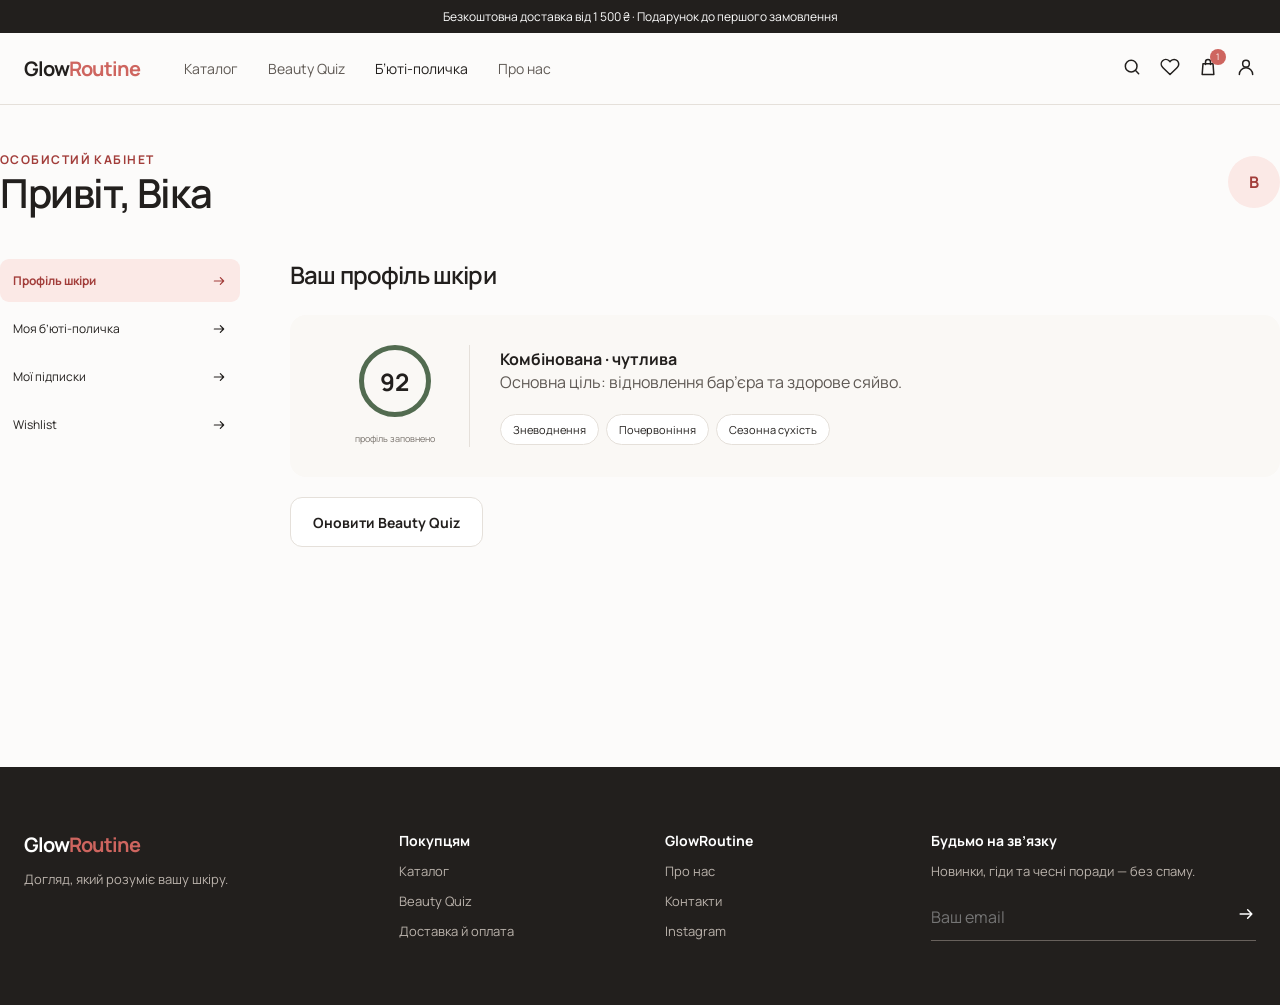
<file: account.html>
<!DOCTYPE html>
<html lang="uk">
<head>
  <meta charset="UTF-8">
  <meta name="viewport" content="width=device-width, initial-scale=1">
  <title>Особистий кабінет — GlowRoutine</title>
  <meta name="description" content="Особистий кабінет: профіль шкіри, б’юті-поличка, підписки та wishlist.">
  <link rel="icon" href="data:,">
  <link rel="preconnect" href="https://fonts.googleapis.com">
  <link rel="preconnect" href="https://fonts.gstatic.com" crossorigin>
  <link rel="stylesheet" href="https://fonts.googleapis.com/css2?family=Manrope:wght@400;500;600;700&amp;display=swap">
  <link rel="stylesheet" href="css/base.css">
  <link rel="stylesheet" href="css/components.css">
  <link rel="stylesheet" href="css/pages.css">
</head>
<body>
<svg class="sprite" xmlns="http://www.w3.org/2000/svg" aria-hidden="true" focusable="false"><symbol id="i-search" viewBox="0 0 24 24"><circle cx="11" cy="11" r="7"/><path d="m20 20-4-4"/></symbol><symbol id="i-heart" viewBox="0 0 24 24"><path d="M20.8 4.6a5.5 5.5 0 0 0-7.8 0L12 5.7l-1.1-1.1a5.5 5.5 0 0 0-7.8 7.8l1.1 1.1L12 21l7.8-7.5 1.1-1.1a5.5 5.5 0 0 0-.1-7.8Z"/></symbol><symbol id="i-bag" viewBox="0 0 24 24"><path d="M6 8h12l1 13H5L6 8Z"/><path d="M9 9V6a3 3 0 0 1 6 0v3"/></symbol><symbol id="i-user" viewBox="0 0 24 24"><circle cx="12" cy="8" r="4"/><path d="M4 21a8 8 0 0 1 16 0"/></symbol><symbol id="i-menu" viewBox="0 0 24 24"><path d="M4 7h16M4 12h16M4 17h16"/></symbol><symbol id="i-arrow" viewBox="0 0 24 24"><path d="M5 12h14M14 7l5 5-5 5"/></symbol><symbol id="i-check" viewBox="0 0 24 24"><path d="m5 12 4 4L19 6"/></symbol><symbol id="i-sparkle" viewBox="0 0 24 24"><path d="m12 3 1.2 4.1L17 9l-3.8 1.9L12 15l-1.2-4.1L7 9l3.8-1.9L12 3Z"/><path d="m19 15 .7 2.3L22 18l-2.3.7L19 21l-.7-2.3L16 18l2.3-.7L19 15Z"/></symbol><symbol id="i-leaf" viewBox="0 0 24 24"><path d="M4 20c8 0 14-5 16-16C9 5 4 10 4 20Z"/><path d="M4 20c4-5 8-8 13-11"/></symbol><symbol id="i-shield" viewBox="0 0 24 24"><path d="M12 22s8-4 8-10V5l-8-3-8 3v7c0 6 8 10 8 10Z"/><path d="m9 12 2 2 4-5"/></symbol><symbol id="i-truck" viewBox="0 0 24 24"><path d="M3 5h11v11H3zM14 9h4l3 3v4h-7z"/><circle cx="7" cy="18" r="2"/><circle cx="18" cy="18" r="2"/></symbol><symbol id="i-close" viewBox="0 0 24 24"><path d="m6 6 12 12M18 6 6 18"/></symbol><symbol id="i-minus" viewBox="0 0 24 24"><path d="M5 12h14"/></symbol><symbol id="i-plus" viewBox="0 0 24 24"><path d="M12 5v14M5 12h14"/></symbol><symbol id="i-link" viewBox="0 0 24 24"><path d="M10 13a5 5 0 0 0 7.1.1l2-2a5 5 0 0 0-7.1-7.1l-1.1 1.1"/><path d="M14 11a5 5 0 0 0-7.1-.1l-2 2A5 5 0 0 0 12 20l1.1-1.1"/></symbol><symbol id="i-pause" viewBox="0 0 24 24"><path d="M9 5v14M15 5v14"/></symbol><symbol id="i-trash" viewBox="0 0 24 24"><path d="M4 7h16M9 7V4h6v3M7 7l1 14h8l1-14"/></symbol><symbol id="i-camera" viewBox="0 0 24 24"><path d="M4 8h4l2-3h4l2 3h4v11H4z"/><circle cx="12" cy="13" r="3"/></symbol></svg>
<a class="skip-link" href="#main">Перейти до змісту</a>
<p class="announcement">Безкоштовна доставка від 1 500 ₴ · Подарунок до першого замовлення</p>
<header class="navbar">
  <input class="nav-toggle visually-hidden" type="checkbox" id="nav-toggle" aria-label="Відкрити меню">
  <label class="mobile-icon" for="nav-toggle"><svg class="icon" aria-hidden="true" focusable="false"><use href="#i-menu"></use></svg><span class="visually-hidden">Меню</span></label>
  <a class="logo" href="index.html">Glow<span>Routine</span></a>
  <nav class="nav-links" aria-label="Головна навігація">
    <a href="catalog.html">Каталог</a>
    <a href="quiz.html">Beauty Quiz</a>
    <a href="account.html" class="active" aria-current="page">Б’юті-поличка</a>
    <a href="index.html#benefits">Про нас</a>
  </nav>
  <div class="nav-actions">
    <a class="nav-search" href="catalog.html" aria-label="Пошук"><svg class="icon" aria-hidden="true" focusable="false"><use href="#i-search"></use></svg></a>
    <a href="account.html" aria-label="Обране"><svg class="icon" aria-hidden="true" focusable="false"><use href="#i-heart"></use></svg></a>
    <a class="cart-icon" href="cart.html" aria-label="Кошик, 1 товар"><svg class="icon" aria-hidden="true" focusable="false"><use href="#i-bag"></use></svg><span>1</span></a>
    <a class="nav-user" href="account.html" aria-label="Особистий кабінет"><svg class="icon" aria-hidden="true" focusable="false"><use href="#i-user"></use></svg></a>
  </div>
</header>
<main id="main" class="section account-page">
  <div class="account-head">
    <div><span class="eyebrow">Особистий кабінет</span><h1 class="heading heading-1">Привіт, Віка</h1></div>
    <span class="avatar" aria-hidden="true">В</span>
  </div>
  <input class="visually-hidden tab-input" type="radio" name="tab" id="tab-profile" aria-label="Профіль шкіри" checked><input class="visually-hidden tab-input" type="radio" name="tab" id="tab-shelf" aria-label="Моя б’юті-поличка"><input class="visually-hidden tab-input" type="radio" name="tab" id="tab-subs" aria-label="Мої підписки"><input class="visually-hidden tab-input" type="radio" name="tab" id="tab-wish" aria-label="Wishlist">
  <div class="account-layout">
    <nav class="account-tabs" aria-label="Розділи кабінету"><label for="tab-profile">Профіль шкіри<svg class="icon icon-sm" aria-hidden="true" focusable="false"><use href="#i-arrow"></use></svg></label><label for="tab-shelf">Моя б’юті-поличка<svg class="icon icon-sm" aria-hidden="true" focusable="false"><use href="#i-arrow"></use></svg></label><label for="tab-subs">Мої підписки<svg class="icon icon-sm" aria-hidden="true" focusable="false"><use href="#i-arrow"></use></svg></label><label for="tab-wish">Wishlist<svg class="icon icon-sm" aria-hidden="true" focusable="false"><use href="#i-arrow"></use></svg></label></nav>
    <div class="account-content">
      <section class="tab-panel" id="panel-profile" aria-labelledby="h-profile">
        <h2 class="heading heading-3" id="h-profile">Ваш профіль шкіри</h2>
        <div class="skin-profile">
          <div class="skin-score-box"><span class="skin-score">92</span><small>профіль заповнено</small></div>
          <div class="skin-text"><b>Комбінована · чутлива</b><p class="text">Основна ціль: відновлення бар’єра та здорове сяйво.</p>
            <ul class="profile-chips"><li>Зневоднення</li><li>Почервоніння</li><li>Сезонна сухість</li></ul></div>
        </div>
        <a class="btn btn-secondary" href="quiz.html">Оновити Beauty Quiz</a>
      </section>

      <section class="tab-panel" id="panel-shelf" aria-labelledby="h-shelf">
        <div class="content-head"><div><h2 class="heading heading-3" id="h-shelf">Моя б’юті-поличка</h2><p class="text">Стежте за терміном використання засобів.</p></div><a class="btn btn-secondary" href="catalog.html">Додати засіб</a></div>
        <article class="shelf-card">
          <img src="https://images.unsplash.com/photo-1667266543254-505cf5b16ec4?auto=format&fit=crop&w=300&q=85" alt="" loading="lazy" width="300" height="360">
          <div class="shelf-info"><small>BEAUTY OF JOSEON</small><b>Glow Serum</b><span>Відкрито: 14.02.2025</span></div>
          <div class="pao"><b>PAO 12M</b><span>Використати до 14.02.2026</span><div class="bar-thin" aria-hidden="true"><i class="w-66"></i></div><small>Залишилось 8 місяців</small></div>
        </article>
      </section>

      <section class="tab-panel" id="panel-subs" aria-labelledby="h-subs">
        <h2 class="heading heading-3" id="h-subs">Мої підписки</h2>
        <article class="subscription-card">
          <div class="sub-status"><span class="status-ok">Активна</span><small>Наступна доставка: 24 липня</small></div>
          <div class="mini-product"><img src="https://images.unsplash.com/photo-1667266543254-505cf5b16ec4?auto=format&fit=crop&w=200&q=85" alt="" loading="lazy" width="200" height="240"><span><b>Glow Serum</b><small>Кожні 2 місяці · 612 ₴</small></span></div>
          <div class="sub-actions">
            <button class="btn btn-secondary" type="button"><svg class="icon icon-md" aria-hidden="true" focusable="false"><use href="#i-pause"></use></svg> Призупинити</button>
            <button class="btn btn-ghost" type="button">Змінити дату</button>
            <button class="cancel-link" type="button"><svg class="icon icon-sm" aria-hidden="true" focusable="false"><use href="#i-trash"></use></svg> Скасувати</button>
          </div>
        </article>
      </section>

      <section class="tab-panel" id="panel-wish" aria-labelledby="h-wish">
        <div class="content-head"><div><h2 class="heading heading-3" id="h-wish">Wishlist</h2><p class="text">Збережіть посилання або поділіться ним.</p></div><button class="btn btn-secondary" type="button"><svg class="icon icon-md" aria-hidden="true" focusable="false"><use href="#i-link"></use></svg> Публічне посилання</button></div>
        <ul class="wishlist-grid"><li class="wishlist-item"><img src="https://images.unsplash.com/photo-1667266543254-505cf5b16ec4?auto=format&fit=crop&w=300&q=85" alt="" loading="lazy" width="300" height="360"><div><small>Beauty of Joseon</small><b>Glow Serum Propolis + Niacinamide</b><strong>720 ₴</strong></div><a href="product.html">Переглянути</a></li><li class="wishlist-item"><img src="https://images.unsplash.com/photo-1585652757141-8837d676fac8?auto=format&fit=crop&w=300&q=85" alt="" loading="lazy" width="300" height="360"><div><small>Round Lab</small><b>1025 Dokdo Cleanser</b><strong>590 ₴</strong></div><span class="reserved">Заброньовано</span><a href="product.html">Переглянути</a></li></ul>
      </section>
    </div>
  </div>
</main>
<footer class="site-footer">
  <div class="footer-col">
    <a class="logo light" href="index.html">Glow<span>Routine</span></a>
    <p class="text">Догляд, який розуміє вашу шкіру.</p>
  </div>
  <nav class="footer-col" aria-label="Покупцям">
    <h2 class="footer-title">Покупцям</h2>
    <a href="catalog.html">Каталог</a>
    <a href="quiz.html">Beauty Quiz</a>
    <a href="#">Доставка й оплата</a>
  </nav>
  <nav class="footer-col" aria-label="GlowRoutine">
    <h2 class="footer-title">GlowRoutine</h2>
    <a href="index.html#benefits">Про нас</a>
    <a href="#">Контакти</a>
    <a href="#">Instagram</a>
  </nav>
  <div class="footer-col">
    <h2 class="footer-title">Будьмо на зв’язку</h2>
    <p class="text">Новинки, гіди та чесні поради — без спаму.</p>
    <form class="footer-input" action="index.html" method="get">
      <input type="email" name="email" aria-label="Email" placeholder="Ваш email" required>
      <button type="submit" aria-label="Підписатися"><svg class="icon" aria-hidden="true" focusable="false"><use href="#i-arrow"></use></svg></button>
    </form>
  </div>
</footer>
</body>
</html>
</file>
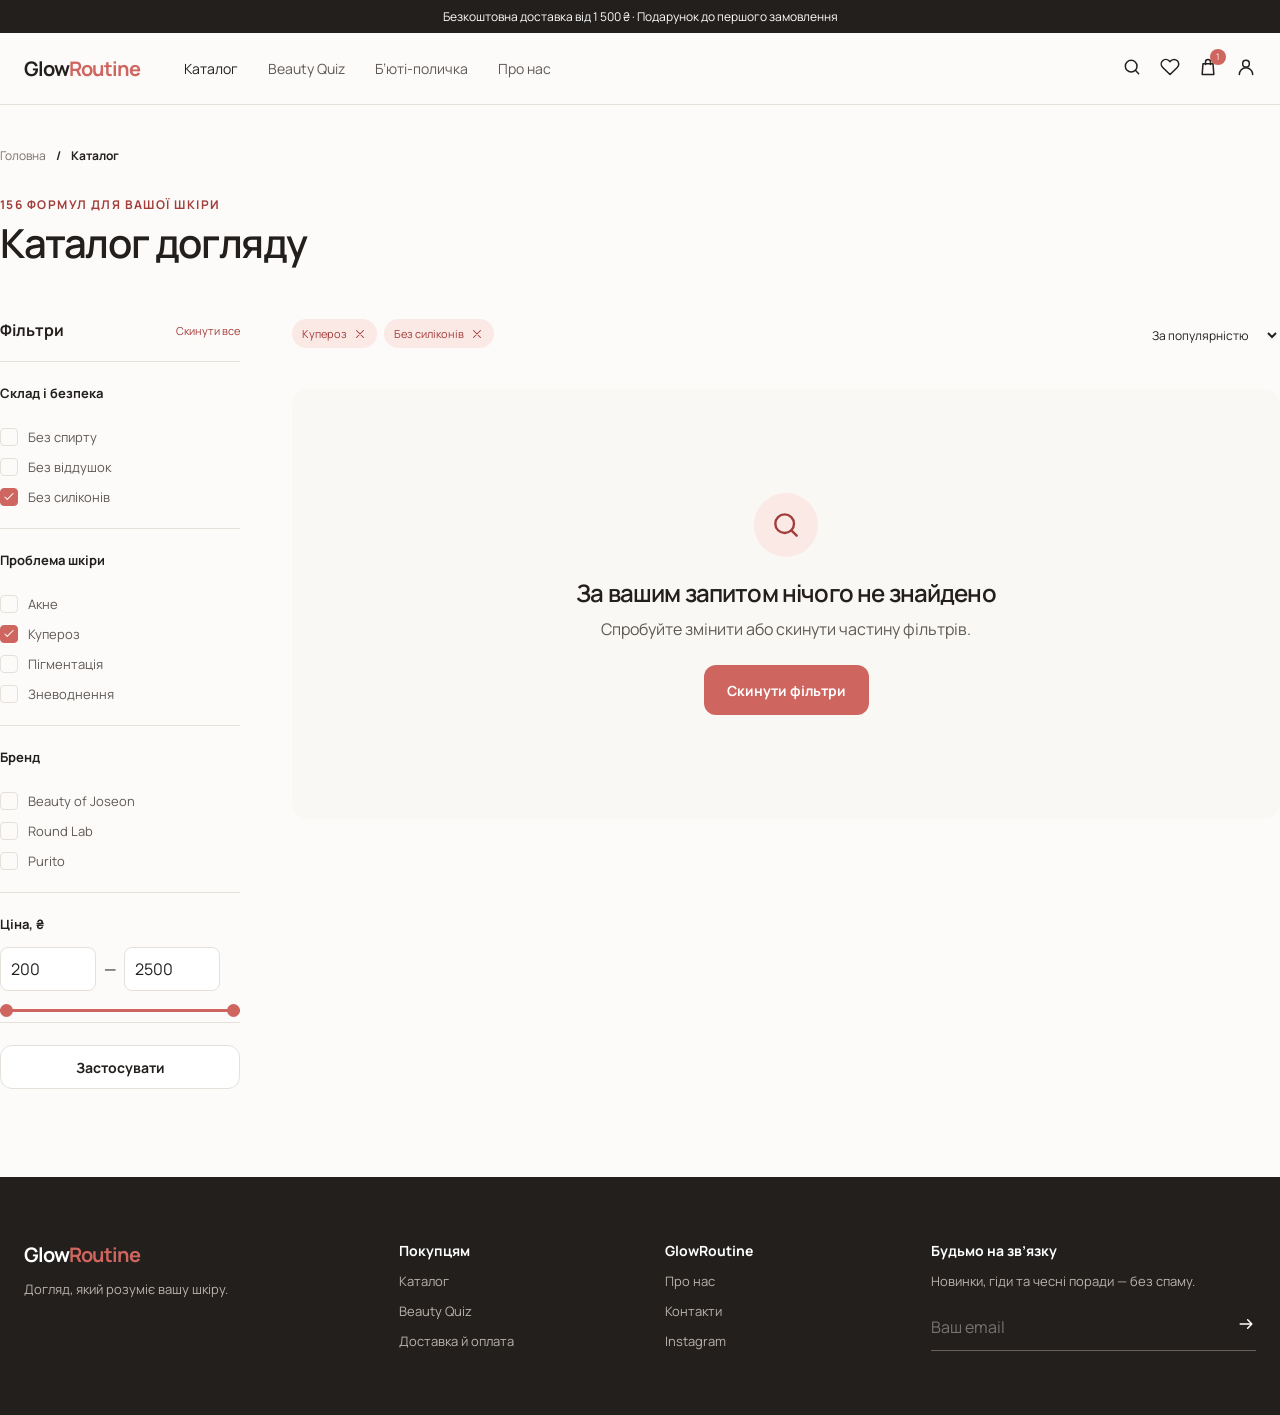
<file: catalog-empty.html>
<!DOCTYPE html>
<html lang="uk">
<head>
  <meta charset="UTF-8">
  <meta name="viewport" content="width=device-width, initial-scale=1">
  <title>Каталог — нічого не знайдено — GlowRoutine</title>
  <meta name="description" content="Каталог догляду за шкірою з фільтрами за складом, проблемою шкіри та брендом.">
  <link rel="icon" href="data:,">
  <link rel="preconnect" href="https://fonts.googleapis.com">
  <link rel="preconnect" href="https://fonts.gstatic.com" crossorigin>
  <link rel="stylesheet" href="https://fonts.googleapis.com/css2?family=Manrope:wght@400;500;600;700&amp;display=swap">
  <link rel="stylesheet" href="css/base.css">
  <link rel="stylesheet" href="css/components.css">
  <link rel="stylesheet" href="css/pages.css">
</head>
<body>
<svg class="sprite" xmlns="http://www.w3.org/2000/svg" aria-hidden="true" focusable="false"><symbol id="i-search" viewBox="0 0 24 24"><circle cx="11" cy="11" r="7"/><path d="m20 20-4-4"/></symbol><symbol id="i-heart" viewBox="0 0 24 24"><path d="M20.8 4.6a5.5 5.5 0 0 0-7.8 0L12 5.7l-1.1-1.1a5.5 5.5 0 0 0-7.8 7.8l1.1 1.1L12 21l7.8-7.5 1.1-1.1a5.5 5.5 0 0 0-.1-7.8Z"/></symbol><symbol id="i-bag" viewBox="0 0 24 24"><path d="M6 8h12l1 13H5L6 8Z"/><path d="M9 9V6a3 3 0 0 1 6 0v3"/></symbol><symbol id="i-user" viewBox="0 0 24 24"><circle cx="12" cy="8" r="4"/><path d="M4 21a8 8 0 0 1 16 0"/></symbol><symbol id="i-menu" viewBox="0 0 24 24"><path d="M4 7h16M4 12h16M4 17h16"/></symbol><symbol id="i-arrow" viewBox="0 0 24 24"><path d="M5 12h14M14 7l5 5-5 5"/></symbol><symbol id="i-check" viewBox="0 0 24 24"><path d="m5 12 4 4L19 6"/></symbol><symbol id="i-sparkle" viewBox="0 0 24 24"><path d="m12 3 1.2 4.1L17 9l-3.8 1.9L12 15l-1.2-4.1L7 9l3.8-1.9L12 3Z"/><path d="m19 15 .7 2.3L22 18l-2.3.7L19 21l-.7-2.3L16 18l2.3-.7L19 15Z"/></symbol><symbol id="i-leaf" viewBox="0 0 24 24"><path d="M4 20c8 0 14-5 16-16C9 5 4 10 4 20Z"/><path d="M4 20c4-5 8-8 13-11"/></symbol><symbol id="i-shield" viewBox="0 0 24 24"><path d="M12 22s8-4 8-10V5l-8-3-8 3v7c0 6 8 10 8 10Z"/><path d="m9 12 2 2 4-5"/></symbol><symbol id="i-truck" viewBox="0 0 24 24"><path d="M3 5h11v11H3zM14 9h4l3 3v4h-7z"/><circle cx="7" cy="18" r="2"/><circle cx="18" cy="18" r="2"/></symbol><symbol id="i-close" viewBox="0 0 24 24"><path d="m6 6 12 12M18 6 6 18"/></symbol><symbol id="i-minus" viewBox="0 0 24 24"><path d="M5 12h14"/></symbol><symbol id="i-plus" viewBox="0 0 24 24"><path d="M12 5v14M5 12h14"/></symbol><symbol id="i-link" viewBox="0 0 24 24"><path d="M10 13a5 5 0 0 0 7.1.1l2-2a5 5 0 0 0-7.1-7.1l-1.1 1.1"/><path d="M14 11a5 5 0 0 0-7.1-.1l-2 2A5 5 0 0 0 12 20l1.1-1.1"/></symbol><symbol id="i-pause" viewBox="0 0 24 24"><path d="M9 5v14M15 5v14"/></symbol><symbol id="i-trash" viewBox="0 0 24 24"><path d="M4 7h16M9 7V4h6v3M7 7l1 14h8l1-14"/></symbol><symbol id="i-camera" viewBox="0 0 24 24"><path d="M4 8h4l2-3h4l2 3h4v11H4z"/><circle cx="12" cy="13" r="3"/></symbol></svg>
<a class="skip-link" href="#main">Перейти до змісту</a>
<p class="announcement">Безкоштовна доставка від 1 500 ₴ · Подарунок до першого замовлення</p>
<header class="navbar">
  <input class="nav-toggle visually-hidden" type="checkbox" id="nav-toggle" aria-label="Відкрити меню">
  <label class="mobile-icon" for="nav-toggle"><svg class="icon" aria-hidden="true" focusable="false"><use href="#i-menu"></use></svg><span class="visually-hidden">Меню</span></label>
  <a class="logo" href="index.html">Glow<span>Routine</span></a>
  <nav class="nav-links" aria-label="Головна навігація">
    <a href="catalog.html" class="active" aria-current="page">Каталог</a>
    <a href="quiz.html">Beauty Quiz</a>
    <a href="account.html">Б’юті-поличка</a>
    <a href="index.html#benefits">Про нас</a>
  </nav>
  <div class="nav-actions">
    <a class="nav-search" href="catalog.html" aria-label="Пошук"><svg class="icon" aria-hidden="true" focusable="false"><use href="#i-search"></use></svg></a>
    <a href="account.html" aria-label="Обране"><svg class="icon" aria-hidden="true" focusable="false"><use href="#i-heart"></use></svg></a>
    <a class="cart-icon" href="cart.html" aria-label="Кошик, 1 товар"><svg class="icon" aria-hidden="true" focusable="false"><use href="#i-bag"></use></svg><span>1</span></a>
    <a class="nav-user" href="account.html" aria-label="Особистий кабінет"><svg class="icon" aria-hidden="true" focusable="false"><use href="#i-user"></use></svg></a>
  </div>
</header>
<main id="main" class="section catalog-page">
  <nav class="breadcrumbs" aria-label="Хлібні крихти"><ol><li><a href="index.html">Головна</a></li><li aria-current="page">Каталог</li></ol></nav>
  <input class="visually-hidden" type="checkbox" id="filters-toggle" aria-label="Показати фільтри">
  <div class="catalog-title">
    <div><span class="eyebrow">156 формул для вашої шкіри</span><h1 class="heading heading-1">Каталог догляду</h1></div>
    <label class="mobile-filter" for="filters-toggle">Фільтри <span>2</span></label>
  </div>
  <form class="catalog-layout" action="catalog.html" method="get">
    <aside class="filters" aria-label="Фільтри каталогу">
      <div class="filter-heading"><b>Фільтри</b><a class="reset-link" href="catalog.html">Скинути все</a></div>
      <fieldset class="filter-group"><legend>Склад і безпека</legend><label class="check"><input class="visually-hidden" type="checkbox" name="f" value="Без спирту"><span class="check-box"><svg class="icon icon-xs" aria-hidden="true" focusable="false"><use href="#i-check"></use></svg></span>Без спирту</label><label class="check"><input class="visually-hidden" type="checkbox" name="f" value="Без віддушок"><span class="check-box"><svg class="icon icon-xs" aria-hidden="true" focusable="false"><use href="#i-check"></use></svg></span>Без віддушок</label><label class="check"><input class="visually-hidden" type="checkbox" name="f" value="Без силіконів" checked><span class="check-box"><svg class="icon icon-xs" aria-hidden="true" focusable="false"><use href="#i-check"></use></svg></span>Без силіконів</label></fieldset><fieldset class="filter-group"><legend>Проблема шкіри</legend><label class="check"><input class="visually-hidden" type="checkbox" name="f" value="Акне"><span class="check-box"><svg class="icon icon-xs" aria-hidden="true" focusable="false"><use href="#i-check"></use></svg></span>Акне</label><label class="check"><input class="visually-hidden" type="checkbox" name="f" value="Купероз" checked><span class="check-box"><svg class="icon icon-xs" aria-hidden="true" focusable="false"><use href="#i-check"></use></svg></span>Купероз</label><label class="check"><input class="visually-hidden" type="checkbox" name="f" value="Пігментація"><span class="check-box"><svg class="icon icon-xs" aria-hidden="true" focusable="false"><use href="#i-check"></use></svg></span>Пігментація</label><label class="check"><input class="visually-hidden" type="checkbox" name="f" value="Зневоднення"><span class="check-box"><svg class="icon icon-xs" aria-hidden="true" focusable="false"><use href="#i-check"></use></svg></span>Зневоднення</label></fieldset><fieldset class="filter-group"><legend>Бренд</legend><label class="check"><input class="visually-hidden" type="checkbox" name="f" value="Beauty of Joseon"><span class="check-box"><svg class="icon icon-xs" aria-hidden="true" focusable="false"><use href="#i-check"></use></svg></span>Beauty of Joseon</label><label class="check"><input class="visually-hidden" type="checkbox" name="f" value="Round Lab"><span class="check-box"><svg class="icon icon-xs" aria-hidden="true" focusable="false"><use href="#i-check"></use></svg></span>Round Lab</label><label class="check"><input class="visually-hidden" type="checkbox" name="f" value="Purito"><span class="check-box"><svg class="icon icon-xs" aria-hidden="true" focusable="false"><use href="#i-check"></use></svg></span>Purito</label></fieldset>
      <fieldset class="filter-group">
        <legend>Ціна, ₴</legend>
        <div class="price-row">
          <input type="number" name="min" value="200" min="0" aria-label="Ціна від">
          <span aria-hidden="true">—</span>
          <input type="number" name="max" value="2500" min="0" aria-label="Ціна до">
        </div>
        <div class="range" aria-hidden="true"><i></i><i></i></div>
      </fieldset>
      <button class="btn btn-secondary apply-filters" type="submit">Застосувати</button>
    </aside>
    <section class="catalog-results" aria-label="Результати">
      <div class="result-bar">
        <div class="chips"><a class="chip" href="catalog.html">Купероз<svg class="icon icon-xs" aria-hidden="true" focusable="false"><use href="#i-close"></use></svg></a><a class="chip" href="catalog.html">Без силіконів<svg class="icon icon-xs" aria-hidden="true" focusable="false"><use href="#i-close"></use></svg></a></div>
        <label class="sort"><span class="visually-hidden">Сортування</span>
          <select name="sort"><option>За популярністю</option><option>Спочатку дешевші</option><option>Новинки</option></select>
        </label>
      </div>
      <div class="empty-state">
          <span class="empty-icon"><svg class="icon icon-lg" aria-hidden="true" focusable="false"><use href="#i-search"></use></svg></span>
          <h3 class="heading heading-3">За вашим запитом нічого не знайдено</h3>
          <p class="text">Спробуйте змінити або скинути частину фільтрів.</p>
          <a class="btn btn-primary" href="catalog.html">Скинути фільтри</a>
        </div>
    </section>
  </form>
</main>
<footer class="site-footer">
  <div class="footer-col">
    <a class="logo light" href="index.html">Glow<span>Routine</span></a>
    <p class="text">Догляд, який розуміє вашу шкіру.</p>
  </div>
  <nav class="footer-col" aria-label="Покупцям">
    <h2 class="footer-title">Покупцям</h2>
    <a href="catalog.html">Каталог</a>
    <a href="quiz.html">Beauty Quiz</a>
    <a href="#">Доставка й оплата</a>
  </nav>
  <nav class="footer-col" aria-label="GlowRoutine">
    <h2 class="footer-title">GlowRoutine</h2>
    <a href="index.html#benefits">Про нас</a>
    <a href="#">Контакти</a>
    <a href="#">Instagram</a>
  </nav>
  <div class="footer-col">
    <h2 class="footer-title">Будьмо на зв’язку</h2>
    <p class="text">Новинки, гіди та чесні поради — без спаму.</p>
    <form class="footer-input" action="index.html" method="get">
      <input type="email" name="email" aria-label="Email" placeholder="Ваш email" required>
      <button type="submit" aria-label="Підписатися"><svg class="icon" aria-hidden="true" focusable="false"><use href="#i-arrow"></use></svg></button>
    </form>
  </div>
</footer>
</body>
</html>
</file>
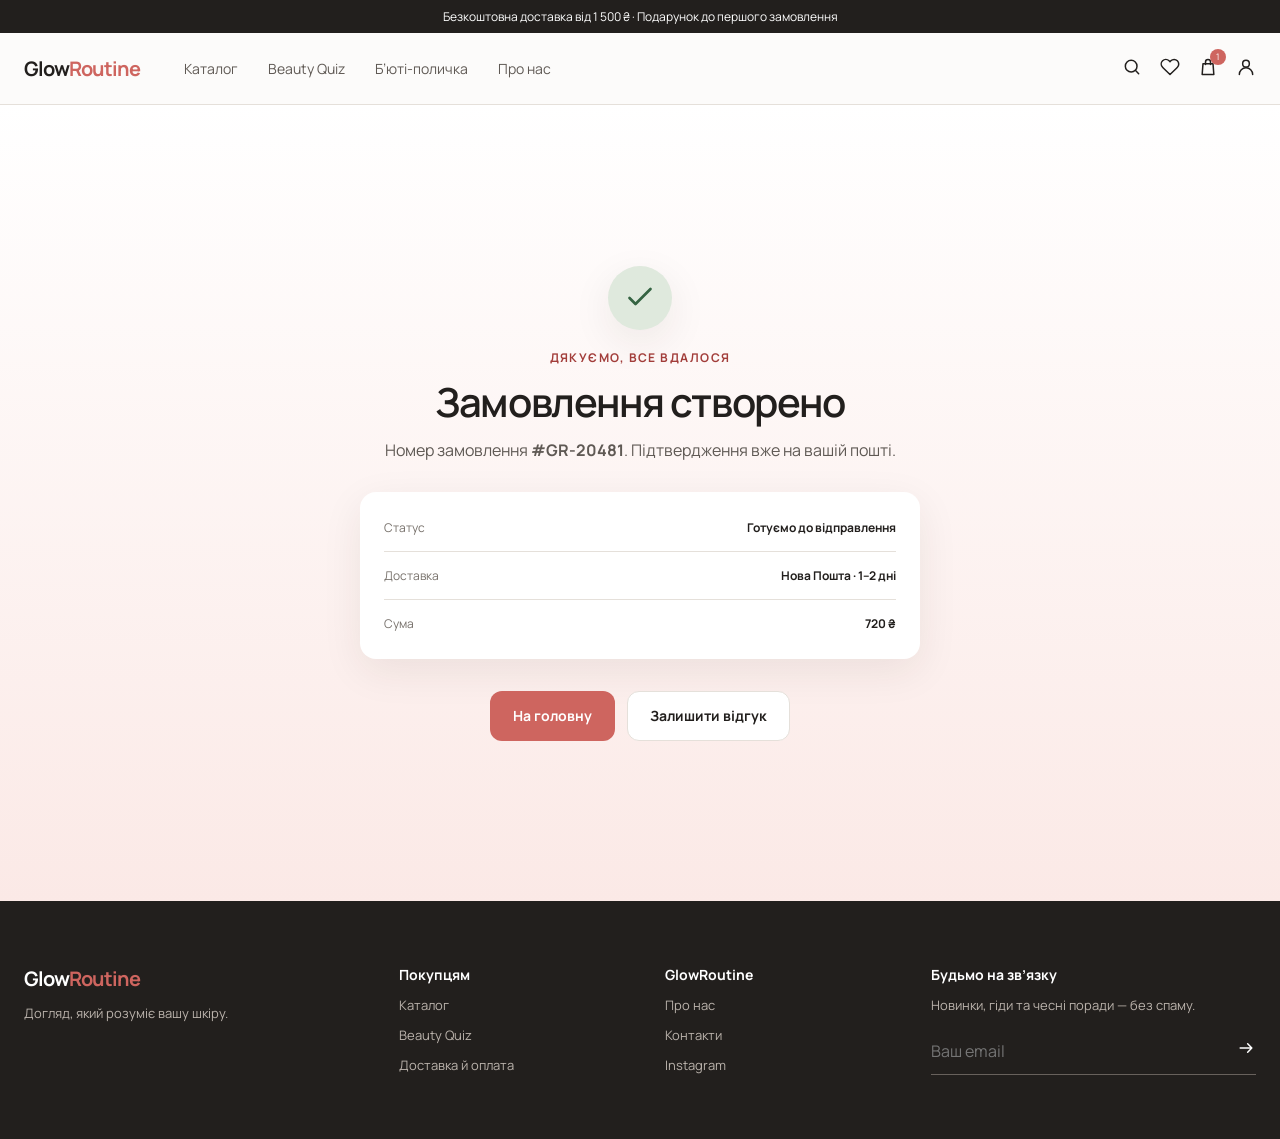
<file: confirmation.html>
<!DOCTYPE html>
<html lang="uk">
<head>
  <meta charset="UTF-8">
  <meta name="viewport" content="width=device-width, initial-scale=1">
  <title>Замовлення створено — GlowRoutine</title>
  <meta name="description" content="Підтвердження замовлення GlowRoutine.">
  <link rel="icon" href="data:,">
  <link rel="preconnect" href="https://fonts.googleapis.com">
  <link rel="preconnect" href="https://fonts.gstatic.com" crossorigin>
  <link rel="stylesheet" href="https://fonts.googleapis.com/css2?family=Manrope:wght@400;500;600;700&amp;display=swap">
  <link rel="stylesheet" href="css/base.css">
  <link rel="stylesheet" href="css/components.css">
  <link rel="stylesheet" href="css/pages.css">
</head>
<body class="page-confirm">
<svg class="sprite" xmlns="http://www.w3.org/2000/svg" aria-hidden="true" focusable="false"><symbol id="i-search" viewBox="0 0 24 24"><circle cx="11" cy="11" r="7"/><path d="m20 20-4-4"/></symbol><symbol id="i-heart" viewBox="0 0 24 24"><path d="M20.8 4.6a5.5 5.5 0 0 0-7.8 0L12 5.7l-1.1-1.1a5.5 5.5 0 0 0-7.8 7.8l1.1 1.1L12 21l7.8-7.5 1.1-1.1a5.5 5.5 0 0 0-.1-7.8Z"/></symbol><symbol id="i-bag" viewBox="0 0 24 24"><path d="M6 8h12l1 13H5L6 8Z"/><path d="M9 9V6a3 3 0 0 1 6 0v3"/></symbol><symbol id="i-user" viewBox="0 0 24 24"><circle cx="12" cy="8" r="4"/><path d="M4 21a8 8 0 0 1 16 0"/></symbol><symbol id="i-menu" viewBox="0 0 24 24"><path d="M4 7h16M4 12h16M4 17h16"/></symbol><symbol id="i-arrow" viewBox="0 0 24 24"><path d="M5 12h14M14 7l5 5-5 5"/></symbol><symbol id="i-check" viewBox="0 0 24 24"><path d="m5 12 4 4L19 6"/></symbol><symbol id="i-sparkle" viewBox="0 0 24 24"><path d="m12 3 1.2 4.1L17 9l-3.8 1.9L12 15l-1.2-4.1L7 9l3.8-1.9L12 3Z"/><path d="m19 15 .7 2.3L22 18l-2.3.7L19 21l-.7-2.3L16 18l2.3-.7L19 15Z"/></symbol><symbol id="i-leaf" viewBox="0 0 24 24"><path d="M4 20c8 0 14-5 16-16C9 5 4 10 4 20Z"/><path d="M4 20c4-5 8-8 13-11"/></symbol><symbol id="i-shield" viewBox="0 0 24 24"><path d="M12 22s8-4 8-10V5l-8-3-8 3v7c0 6 8 10 8 10Z"/><path d="m9 12 2 2 4-5"/></symbol><symbol id="i-truck" viewBox="0 0 24 24"><path d="M3 5h11v11H3zM14 9h4l3 3v4h-7z"/><circle cx="7" cy="18" r="2"/><circle cx="18" cy="18" r="2"/></symbol><symbol id="i-close" viewBox="0 0 24 24"><path d="m6 6 12 12M18 6 6 18"/></symbol><symbol id="i-minus" viewBox="0 0 24 24"><path d="M5 12h14"/></symbol><symbol id="i-plus" viewBox="0 0 24 24"><path d="M12 5v14M5 12h14"/></symbol><symbol id="i-link" viewBox="0 0 24 24"><path d="M10 13a5 5 0 0 0 7.1.1l2-2a5 5 0 0 0-7.1-7.1l-1.1 1.1"/><path d="M14 11a5 5 0 0 0-7.1-.1l-2 2A5 5 0 0 0 12 20l1.1-1.1"/></symbol><symbol id="i-pause" viewBox="0 0 24 24"><path d="M9 5v14M15 5v14"/></symbol><symbol id="i-trash" viewBox="0 0 24 24"><path d="M4 7h16M9 7V4h6v3M7 7l1 14h8l1-14"/></symbol><symbol id="i-camera" viewBox="0 0 24 24"><path d="M4 8h4l2-3h4l2 3h4v11H4z"/><circle cx="12" cy="13" r="3"/></symbol></svg>
<a class="skip-link" href="#main">Перейти до змісту</a>
<p class="announcement">Безкоштовна доставка від 1 500 ₴ · Подарунок до першого замовлення</p>
<header class="navbar">
  <input class="nav-toggle visually-hidden" type="checkbox" id="nav-toggle" aria-label="Відкрити меню">
  <label class="mobile-icon" for="nav-toggle"><svg class="icon" aria-hidden="true" focusable="false"><use href="#i-menu"></use></svg><span class="visually-hidden">Меню</span></label>
  <a class="logo" href="index.html">Glow<span>Routine</span></a>
  <nav class="nav-links" aria-label="Головна навігація">
    <a href="catalog.html">Каталог</a>
    <a href="quiz.html">Beauty Quiz</a>
    <a href="account.html">Б’юті-поличка</a>
    <a href="index.html#benefits">Про нас</a>
  </nav>
  <div class="nav-actions">
    <a class="nav-search" href="catalog.html" aria-label="Пошук"><svg class="icon" aria-hidden="true" focusable="false"><use href="#i-search"></use></svg></a>
    <a href="account.html" aria-label="Обране"><svg class="icon" aria-hidden="true" focusable="false"><use href="#i-heart"></use></svg></a>
    <a class="cart-icon" href="cart.html" aria-label="Кошик, 1 товар"><svg class="icon" aria-hidden="true" focusable="false"><use href="#i-bag"></use></svg><span>1</span></a>
    <a class="nav-user" href="account.html" aria-label="Особистий кабінет"><svg class="icon" aria-hidden="true" focusable="false"><use href="#i-user"></use></svg></a>
  </div>
</header>
<main id="main" class="confirmation">
  <span class="success-mark"><svg class="icon icon-xl" aria-hidden="true" focusable="false"><use href="#i-check"></use></svg></span>
  <span class="eyebrow">Дякуємо, все вдалося</span>
  <h1 class="heading heading-1">Замовлення створено</h1>
  <p class="text">Номер замовлення <b>#GR-20481</b>. Підтвердження вже на вашій пошті.</p>
  <dl class="confirm-card">
    <div><dt>Статус</dt><dd>Готуємо до відправлення</dd></div>
    <div><dt>Доставка</dt><dd>Нова Пошта · 1–2 дні</dd></div>
    <div><dt>Сума</dt><dd>720 ₴</dd></div>
  </dl>
  <div class="button-row">
    <a class="btn btn-primary" href="index.html">На головну</a>
    <a class="btn btn-secondary" href="review.html">Залишити відгук</a>
  </div>
</main>
<footer class="site-footer">
  <div class="footer-col">
    <a class="logo light" href="index.html">Glow<span>Routine</span></a>
    <p class="text">Догляд, який розуміє вашу шкіру.</p>
  </div>
  <nav class="footer-col" aria-label="Покупцям">
    <h2 class="footer-title">Покупцям</h2>
    <a href="catalog.html">Каталог</a>
    <a href="quiz.html">Beauty Quiz</a>
    <a href="#">Доставка й оплата</a>
  </nav>
  <nav class="footer-col" aria-label="GlowRoutine">
    <h2 class="footer-title">GlowRoutine</h2>
    <a href="index.html#benefits">Про нас</a>
    <a href="#">Контакти</a>
    <a href="#">Instagram</a>
  </nav>
  <div class="footer-col">
    <h2 class="footer-title">Будьмо на зв’язку</h2>
    <p class="text">Новинки, гіди та чесні поради — без спаму.</p>
    <form class="footer-input" action="index.html" method="get">
      <input type="email" name="email" aria-label="Email" placeholder="Ваш email" required>
      <button type="submit" aria-label="Підписатися"><svg class="icon" aria-hidden="true" focusable="false"><use href="#i-arrow"></use></svg></button>
    </form>
  </div>
</footer>
</body>
</html>
</file>
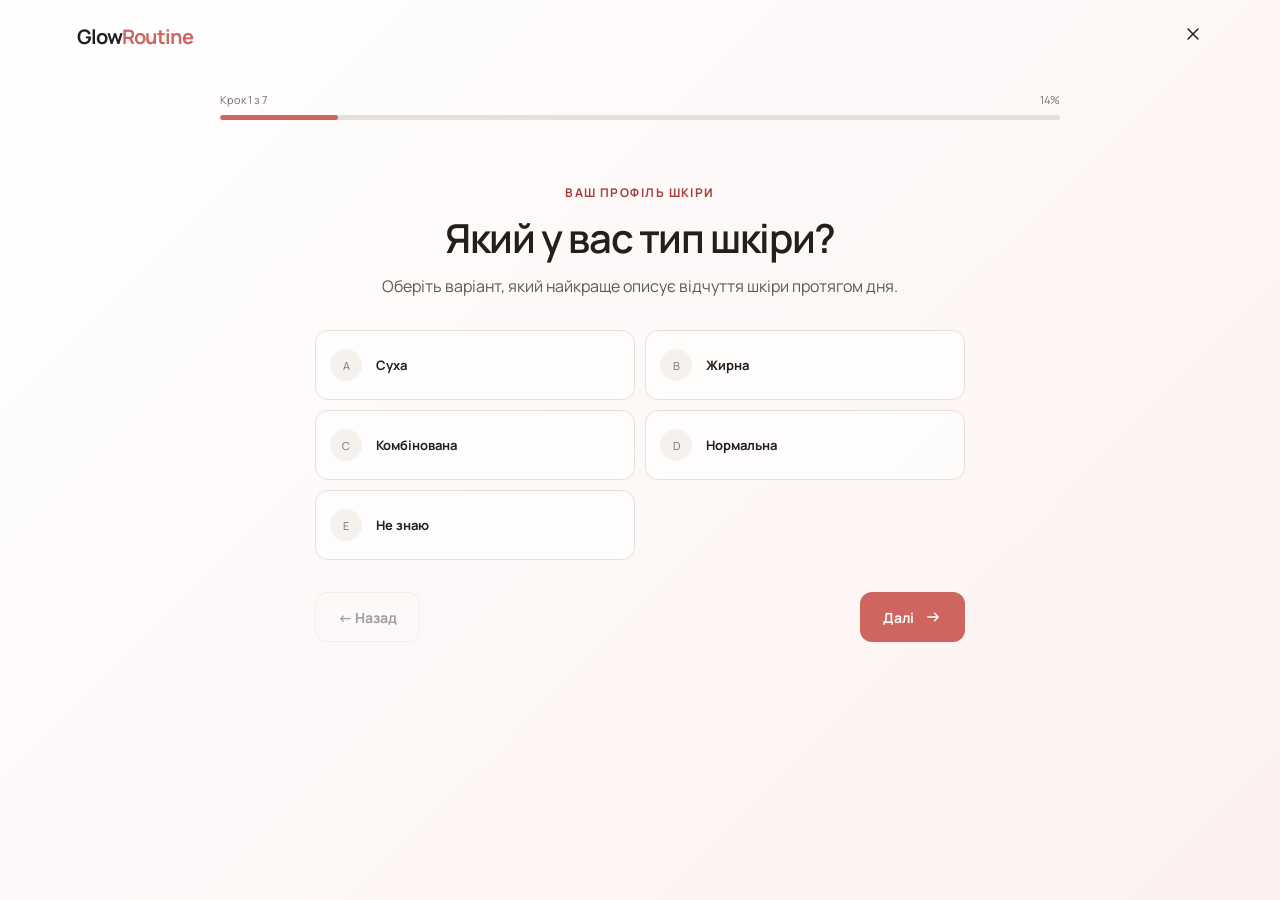
<file: quiz.html>
<!DOCTYPE html>
<html lang="uk">
<head>
  <meta charset="UTF-8">
  <meta name="viewport" content="width=device-width, initial-scale=1">
  <title>Beauty Quiz — крок 1 — GlowRoutine</title>
  <meta name="description" content="Beauty Quiz: відповідайте на питання про шкіру й отримайте персональну рутину.">
  <link rel="icon" href="data:,">
  <link rel="preconnect" href="https://fonts.googleapis.com">
  <link rel="preconnect" href="https://fonts.gstatic.com" crossorigin>
  <link rel="stylesheet" href="https://fonts.googleapis.com/css2?family=Manrope:wght@400;500;600;700&amp;display=swap">
  <link rel="stylesheet" href="css/base.css">
  <link rel="stylesheet" href="css/components.css">
  <link rel="stylesheet" href="css/pages.css">
</head>
<body class="page-quiz">
<svg class="sprite" xmlns="http://www.w3.org/2000/svg" aria-hidden="true" focusable="false"><symbol id="i-search" viewBox="0 0 24 24"><circle cx="11" cy="11" r="7"/><path d="m20 20-4-4"/></symbol><symbol id="i-heart" viewBox="0 0 24 24"><path d="M20.8 4.6a5.5 5.5 0 0 0-7.8 0L12 5.7l-1.1-1.1a5.5 5.5 0 0 0-7.8 7.8l1.1 1.1L12 21l7.8-7.5 1.1-1.1a5.5 5.5 0 0 0-.1-7.8Z"/></symbol><symbol id="i-bag" viewBox="0 0 24 24"><path d="M6 8h12l1 13H5L6 8Z"/><path d="M9 9V6a3 3 0 0 1 6 0v3"/></symbol><symbol id="i-user" viewBox="0 0 24 24"><circle cx="12" cy="8" r="4"/><path d="M4 21a8 8 0 0 1 16 0"/></symbol><symbol id="i-menu" viewBox="0 0 24 24"><path d="M4 7h16M4 12h16M4 17h16"/></symbol><symbol id="i-arrow" viewBox="0 0 24 24"><path d="M5 12h14M14 7l5 5-5 5"/></symbol><symbol id="i-check" viewBox="0 0 24 24"><path d="m5 12 4 4L19 6"/></symbol><symbol id="i-sparkle" viewBox="0 0 24 24"><path d="m12 3 1.2 4.1L17 9l-3.8 1.9L12 15l-1.2-4.1L7 9l3.8-1.9L12 3Z"/><path d="m19 15 .7 2.3L22 18l-2.3.7L19 21l-.7-2.3L16 18l2.3-.7L19 15Z"/></symbol><symbol id="i-leaf" viewBox="0 0 24 24"><path d="M4 20c8 0 14-5 16-16C9 5 4 10 4 20Z"/><path d="M4 20c4-5 8-8 13-11"/></symbol><symbol id="i-shield" viewBox="0 0 24 24"><path d="M12 22s8-4 8-10V5l-8-3-8 3v7c0 6 8 10 8 10Z"/><path d="m9 12 2 2 4-5"/></symbol><symbol id="i-truck" viewBox="0 0 24 24"><path d="M3 5h11v11H3zM14 9h4l3 3v4h-7z"/><circle cx="7" cy="18" r="2"/><circle cx="18" cy="18" r="2"/></symbol><symbol id="i-close" viewBox="0 0 24 24"><path d="m6 6 12 12M18 6 6 18"/></symbol><symbol id="i-minus" viewBox="0 0 24 24"><path d="M5 12h14"/></symbol><symbol id="i-plus" viewBox="0 0 24 24"><path d="M12 5v14M5 12h14"/></symbol><symbol id="i-link" viewBox="0 0 24 24"><path d="M10 13a5 5 0 0 0 7.1.1l2-2a5 5 0 0 0-7.1-7.1l-1.1 1.1"/><path d="M14 11a5 5 0 0 0-7.1-.1l-2 2A5 5 0 0 0 12 20l1.1-1.1"/></symbol><symbol id="i-pause" viewBox="0 0 24 24"><path d="M9 5v14M15 5v14"/></symbol><symbol id="i-trash" viewBox="0 0 24 24"><path d="M4 7h16M9 7V4h6v3M7 7l1 14h8l1-14"/></symbol><symbol id="i-camera" viewBox="0 0 24 24"><path d="M4 8h4l2-3h4l2 3h4v11H4z"/><circle cx="12" cy="13" r="3"/></symbol></svg>
<main id="main" class="quiz-page">
  <header class="quiz-top">
    <a class="logo" href="index.html">Glow<span>Routine</span></a>
    <a class="quiz-close" href="index.html" aria-label="Закрити тест"><svg class="icon" aria-hidden="true" focusable="false"><use href="#i-close"></use></svg></a>
  </header>
  <form class="quiz-shell" action="result.html" method="get">
    <div class="progress-meta"><span>Крок 1 з 7</span><span>14%</span></div>
    <div class="progress" role="progressbar" aria-label="Прогрес тесту" aria-valuemin="0" aria-valuemax="100" aria-valuenow="14"><i class="w-14"></i></div>
    <fieldset class="quiz-content">
      <legend class="visually-hidden">Який у вас тип шкіри?</legend>
      <span class="eyebrow">Ваш профіль шкіри</span>
      <h1 class="heading heading-1">Який у вас тип шкіри?</h1>
      <p class="text">Оберіть варіант, який найкраще описує відчуття шкіри протягом дня.</p>
      <div class="quiz-options"><label class="option"><input class="visually-hidden" type="radio" name="skin" value="Суха" required><span class="option-card"><span class="letter">A</span><b>Суха</b><svg class="icon" aria-hidden="true" focusable="false"><use href="#i-check"></use></svg></span></label><label class="option"><input class="visually-hidden" type="radio" name="skin" value="Жирна" required><span class="option-card"><span class="letter">B</span><b>Жирна</b><svg class="icon" aria-hidden="true" focusable="false"><use href="#i-check"></use></svg></span></label><label class="option"><input class="visually-hidden" type="radio" name="skin" value="Комбінована" required><span class="option-card"><span class="letter">C</span><b>Комбінована</b><svg class="icon" aria-hidden="true" focusable="false"><use href="#i-check"></use></svg></span></label><label class="option"><input class="visually-hidden" type="radio" name="skin" value="Нормальна" required><span class="option-card"><span class="letter">D</span><b>Нормальна</b><svg class="icon" aria-hidden="true" focusable="false"><use href="#i-check"></use></svg></span></label><label class="option"><input class="visually-hidden" type="radio" name="skin" value="Не знаю" required><span class="option-card"><span class="letter">E</span><b>Не знаю</b><svg class="icon" aria-hidden="true" focusable="false"><use href="#i-check"></use></svg></span></label></div>
      <div class="quiz-actions">
        <button class="btn btn-ghost" type="button" disabled>← Назад</button>
        <button class="btn btn-primary" type="submit">Далі <svg class="icon icon-md" aria-hidden="true" focusable="false"><use href="#i-arrow"></use></svg></button>
      </div>
    </fieldset>
  </form>
</main>
</body>
</html>
</file>
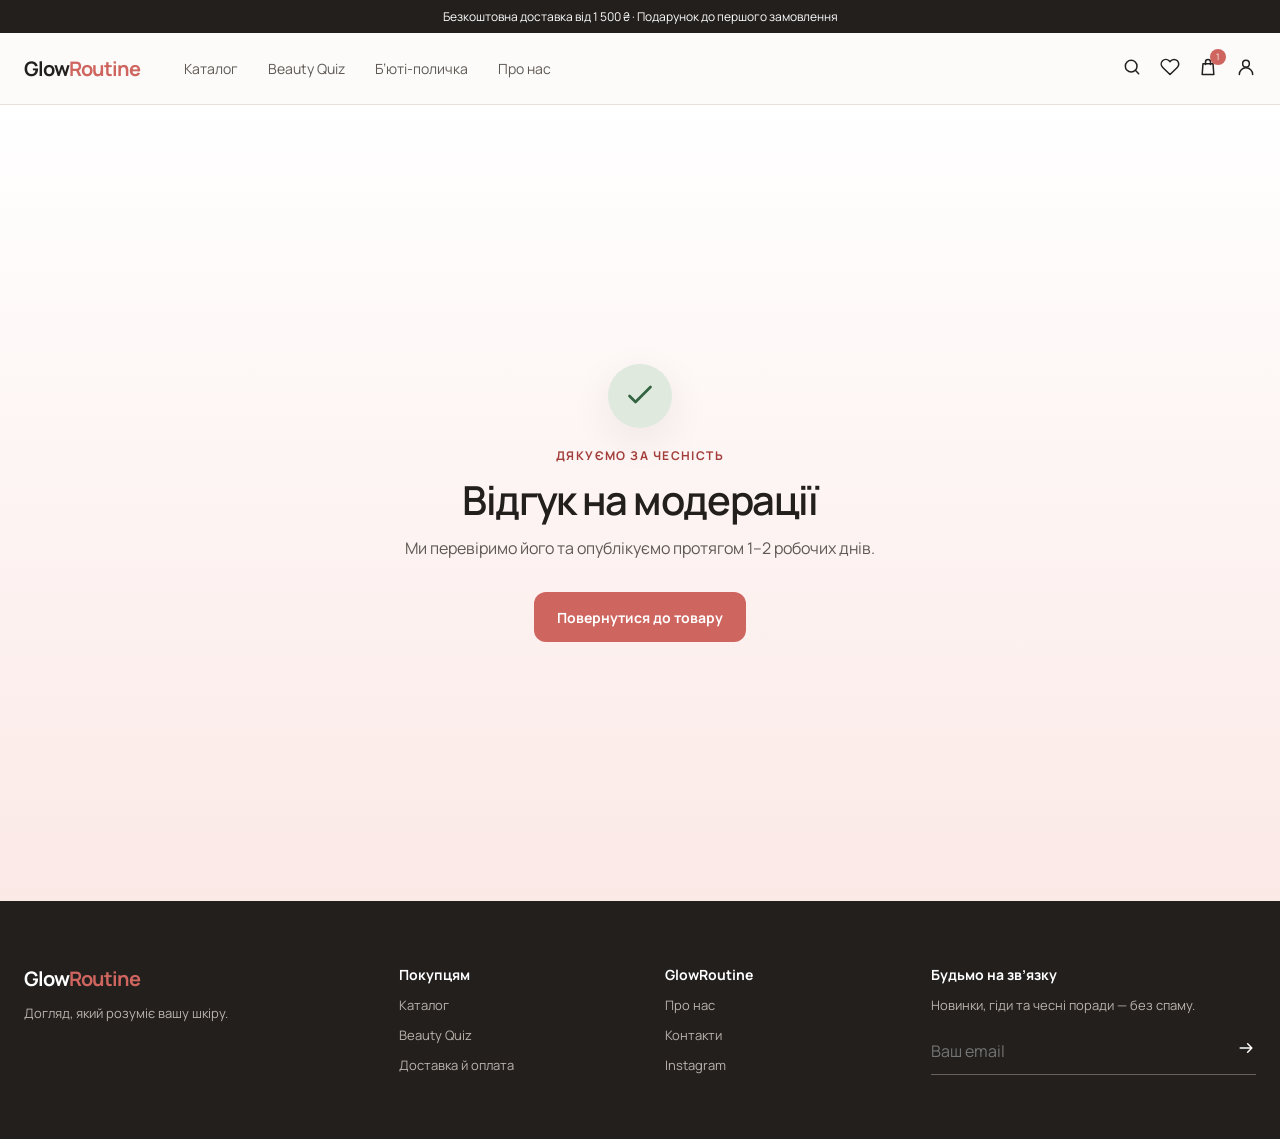
<file: review-sent.html>
<!DOCTYPE html>
<html lang="uk">
<head>
  <meta charset="UTF-8">
  <meta name="viewport" content="width=device-width, initial-scale=1">
  <title>Відгук надіслано — GlowRoutine</title>
  <meta name="description" content="Відгук передано на модерацію.">
  <link rel="icon" href="data:,">
  <link rel="preconnect" href="https://fonts.googleapis.com">
  <link rel="preconnect" href="https://fonts.gstatic.com" crossorigin>
  <link rel="stylesheet" href="https://fonts.googleapis.com/css2?family=Manrope:wght@400;500;600;700&amp;display=swap">
  <link rel="stylesheet" href="css/base.css">
  <link rel="stylesheet" href="css/components.css">
  <link rel="stylesheet" href="css/pages.css">
</head>
<body class="page-confirm">
<svg class="sprite" xmlns="http://www.w3.org/2000/svg" aria-hidden="true" focusable="false"><symbol id="i-search" viewBox="0 0 24 24"><circle cx="11" cy="11" r="7"/><path d="m20 20-4-4"/></symbol><symbol id="i-heart" viewBox="0 0 24 24"><path d="M20.8 4.6a5.5 5.5 0 0 0-7.8 0L12 5.7l-1.1-1.1a5.5 5.5 0 0 0-7.8 7.8l1.1 1.1L12 21l7.8-7.5 1.1-1.1a5.5 5.5 0 0 0-.1-7.8Z"/></symbol><symbol id="i-bag" viewBox="0 0 24 24"><path d="M6 8h12l1 13H5L6 8Z"/><path d="M9 9V6a3 3 0 0 1 6 0v3"/></symbol><symbol id="i-user" viewBox="0 0 24 24"><circle cx="12" cy="8" r="4"/><path d="M4 21a8 8 0 0 1 16 0"/></symbol><symbol id="i-menu" viewBox="0 0 24 24"><path d="M4 7h16M4 12h16M4 17h16"/></symbol><symbol id="i-arrow" viewBox="0 0 24 24"><path d="M5 12h14M14 7l5 5-5 5"/></symbol><symbol id="i-check" viewBox="0 0 24 24"><path d="m5 12 4 4L19 6"/></symbol><symbol id="i-sparkle" viewBox="0 0 24 24"><path d="m12 3 1.2 4.1L17 9l-3.8 1.9L12 15l-1.2-4.1L7 9l3.8-1.9L12 3Z"/><path d="m19 15 .7 2.3L22 18l-2.3.7L19 21l-.7-2.3L16 18l2.3-.7L19 15Z"/></symbol><symbol id="i-leaf" viewBox="0 0 24 24"><path d="M4 20c8 0 14-5 16-16C9 5 4 10 4 20Z"/><path d="M4 20c4-5 8-8 13-11"/></symbol><symbol id="i-shield" viewBox="0 0 24 24"><path d="M12 22s8-4 8-10V5l-8-3-8 3v7c0 6 8 10 8 10Z"/><path d="m9 12 2 2 4-5"/></symbol><symbol id="i-truck" viewBox="0 0 24 24"><path d="M3 5h11v11H3zM14 9h4l3 3v4h-7z"/><circle cx="7" cy="18" r="2"/><circle cx="18" cy="18" r="2"/></symbol><symbol id="i-close" viewBox="0 0 24 24"><path d="m6 6 12 12M18 6 6 18"/></symbol><symbol id="i-minus" viewBox="0 0 24 24"><path d="M5 12h14"/></symbol><symbol id="i-plus" viewBox="0 0 24 24"><path d="M12 5v14M5 12h14"/></symbol><symbol id="i-link" viewBox="0 0 24 24"><path d="M10 13a5 5 0 0 0 7.1.1l2-2a5 5 0 0 0-7.1-7.1l-1.1 1.1"/><path d="M14 11a5 5 0 0 0-7.1-.1l-2 2A5 5 0 0 0 12 20l1.1-1.1"/></symbol><symbol id="i-pause" viewBox="0 0 24 24"><path d="M9 5v14M15 5v14"/></symbol><symbol id="i-trash" viewBox="0 0 24 24"><path d="M4 7h16M9 7V4h6v3M7 7l1 14h8l1-14"/></symbol><symbol id="i-camera" viewBox="0 0 24 24"><path d="M4 8h4l2-3h4l2 3h4v11H4z"/><circle cx="12" cy="13" r="3"/></symbol></svg>
<a class="skip-link" href="#main">Перейти до змісту</a>
<p class="announcement">Безкоштовна доставка від 1 500 ₴ · Подарунок до першого замовлення</p>
<header class="navbar">
  <input class="nav-toggle visually-hidden" type="checkbox" id="nav-toggle" aria-label="Відкрити меню">
  <label class="mobile-icon" for="nav-toggle"><svg class="icon" aria-hidden="true" focusable="false"><use href="#i-menu"></use></svg><span class="visually-hidden">Меню</span></label>
  <a class="logo" href="index.html">Glow<span>Routine</span></a>
  <nav class="nav-links" aria-label="Головна навігація">
    <a href="catalog.html">Каталог</a>
    <a href="quiz.html">Beauty Quiz</a>
    <a href="account.html">Б’юті-поличка</a>
    <a href="index.html#benefits">Про нас</a>
  </nav>
  <div class="nav-actions">
    <a class="nav-search" href="catalog.html" aria-label="Пошук"><svg class="icon" aria-hidden="true" focusable="false"><use href="#i-search"></use></svg></a>
    <a href="account.html" aria-label="Обране"><svg class="icon" aria-hidden="true" focusable="false"><use href="#i-heart"></use></svg></a>
    <a class="cart-icon" href="cart.html" aria-label="Кошик, 1 товар"><svg class="icon" aria-hidden="true" focusable="false"><use href="#i-bag"></use></svg><span>1</span></a>
    <a class="nav-user" href="account.html" aria-label="Особистий кабінет"><svg class="icon" aria-hidden="true" focusable="false"><use href="#i-user"></use></svg></a>
  </div>
</header>
<main id="main" class="confirmation">
  <span class="success-mark"><svg class="icon icon-xl" aria-hidden="true" focusable="false"><use href="#i-check"></use></svg></span>
  <span class="eyebrow">Дякуємо за чесність</span>
  <h1 class="heading heading-1">Відгук на модерації</h1>
  <p class="text">Ми перевіримо його та опублікуємо протягом 1–2 робочих днів.</p>
  <div class="button-row"><a class="btn btn-primary" href="product.html">Повернутися до товару</a></div>
</main>
<footer class="site-footer">
  <div class="footer-col">
    <a class="logo light" href="index.html">Glow<span>Routine</span></a>
    <p class="text">Догляд, який розуміє вашу шкіру.</p>
  </div>
  <nav class="footer-col" aria-label="Покупцям">
    <h2 class="footer-title">Покупцям</h2>
    <a href="catalog.html">Каталог</a>
    <a href="quiz.html">Beauty Quiz</a>
    <a href="#">Доставка й оплата</a>
  </nav>
  <nav class="footer-col" aria-label="GlowRoutine">
    <h2 class="footer-title">GlowRoutine</h2>
    <a href="index.html#benefits">Про нас</a>
    <a href="#">Контакти</a>
    <a href="#">Instagram</a>
  </nav>
  <div class="footer-col">
    <h2 class="footer-title">Будьмо на зв’язку</h2>
    <p class="text">Новинки, гіди та чесні поради — без спаму.</p>
    <form class="footer-input" action="index.html" method="get">
      <input type="email" name="email" aria-label="Email" placeholder="Ваш email" required>
      <button type="submit" aria-label="Підписатися"><svg class="icon" aria-hidden="true" focusable="false"><use href="#i-arrow"></use></svg></button>
    </form>
  </div>
</footer>
</body>
</html>
</file>
<file: css/base.css>
/* ==========================================================================
   GlowRoutine — base.css
   Дизайн-токени (змінні), скидання стилів, типографіка, утиліти.
   Підключається першим; значення береться з дизайн-системи (ЛР №2).
   ========================================================================== */

/* 1. Дизайн-токени ------------------------------------------------------- */
:root {
  /* Кольори: акцент (rose) */
  --rose-100: #fbe9e6;
  --rose-500: #ce655f;
  --rose-700: #a23d3a;

  /* Кольори: природний (sage) */
  --sage: #dfe9dd;
  --sage-dark: #526b50;

  /* Нейтральні */
  --cream: #faf8f5;
  --neutral-50: #fcfbfa;
  --neutral-100: #f5f2ee;
  --neutral-200: #e5e0da;
  --neutral-500: #77716b;
  --neutral-600: #5f5954;
  --neutral-900: #221f1d;
  --white: #fff;

  /* Службові (статуси) */
  --success: #356442;
  --warning: #9a671e;
  --warning-bg: #fff1d9;
  --error: #b63c3c;
  --star: #c88927;
  --muted-on-dark: #bbb3ac;

  /* Типографіка */
  --font-main: "Manrope", system-ui, -apple-system, "Segoe UI", Arial, sans-serif;
  --font-accent: Georgia, serif;

  /* Форма й тіні */
  --radius: 16px;
  --radius-sm: 12px;
  --shadow: 0 12px 40px rgba(48, 36, 30, 0.08);

  /* Сітка */
  --container: 1280px;
  --gutter: max(24px, calc((100vw - var(--container)) / 2));
}

/* 2. Скидання -------------------------------------------------------------- */
*,
*::before,
*::after {
  box-sizing: border-box;
}

html {
  scroll-behavior: smooth;
}

body {
  margin: 0;
  font-family: var(--font-main);
  color: var(--neutral-900);
  background: var(--neutral-50);
  -webkit-font-smoothing: antialiased;
}

h1, h2, h3, p, ul, ol, dl, dd, figure {
  margin: 0;
}

ul, ol {
  padding: 0;
  list-style: none;
}

a {
  color: inherit;
  text-decoration: none;
}

button, input, select, textarea {
  font: inherit;
  color: inherit;
}

button {
  cursor: pointer;
}

fieldset {
  margin: 0;
  padding: 0;
  border: 0;
  min-width: 0;
}

img {
  display: block;
  max-width: 100%;
}

:focus-visible {
  outline: 2px solid var(--rose-500);
  outline-offset: 2px;
}

/* 3. Типографіка ------------------------------------------------------------ */
.heading {
  font-weight: 600;
  letter-spacing: -0.035em;
}

.heading-1 { font-size: 40px; line-height: 1.2; }
.heading-2 { font-size: 32px; line-height: 1.25; }
.heading-3 { font-size: 24px; line-height: 1.34; }

.text {
  color: var(--neutral-600);
  font-size: 16px;
  line-height: 1.5;
}

.eyebrow {
  display: inline-flex;
  align-items: center;
  gap: 8px;
  color: var(--rose-700);
  font-size: 12px;
  line-height: 16px;
  font-weight: 700;
  text-transform: uppercase;
  letter-spacing: 0.12em;
}

/* 4. Іконки (SVG-спрайт) --------------------------------------------------- */
.sprite {
  position: absolute;
  width: 0;
  height: 0;
  overflow: hidden;
}

.icon {
  width: 20px;
  height: 20px;
  flex: none;
  fill: none;
  stroke: currentColor;
  stroke-width: 1.8;
  stroke-linecap: round;
  stroke-linejoin: round;
}

.icon-xs { width: 14px; height: 14px; }
.icon-sm { width: 16px; height: 16px; }
.icon-md { width: 18px; height: 18px; }
.icon-lg { width: 32px; height: 32px; }
.icon-xl { width: 36px; height: 36px; }

/* 5. Утиліти --------------------------------------------------------------- */
.visually-hidden {
  position: absolute;
  width: 1px;
  height: 1px;
  margin: -1px;
  padding: 0;
  overflow: hidden;
  clip: rect(0, 0, 0, 0);
  white-space: nowrap;
  border: 0;
}

.skip-link {
  position: absolute;
  left: 16px;
  top: -60px;
  z-index: 200;
  padding: 10px 16px;
  border-radius: 8px;
  background: var(--neutral-900);
  color: var(--white);
  font-size: 13px;
}

.skip-link:focus {
  top: 12px;
}

/* Ширина смужок прогресу (замість inline-стилів) */
.w-14 { width: 14%; }
.w-48 { width: 48%; }
.w-66 { width: 66%; }

/* 6. Секції -------------------------------------------------------------------- */
.section {
  max-width: var(--container);
  margin: 0 auto;
  padding: 88px 0;
}

.section-head,
.content-head,
.routine-title {
  display: flex;
  justify-content: space-between;
  align-items: flex-end;
  margin-bottom: 34px;
}

.section-head .heading {
  margin-top: 7px;
}

.tinted {
  max-width: none;
  padding-left: var(--gutter);
  padding-right: var(--gutter);
  background: var(--cream);
}

.link-more {
  display: inline-flex;
  align-items: center;
  gap: 8px;
  font-weight: 600;
  font-size: 13px;
}

.link-more:hover {
  color: var(--rose-700);
}

/* 7. Адаптивність -------------------------------------------------------------- */
/* Планшет */
@media (max-width: 1100px) {
  .section {
    padding-left: 24px;
    padding-right: 24px;
  }
}

/* Мобільний */
@media (max-width: 760px) {
  .heading-1 { font-size: 34px; }
  .heading-2 { font-size: 28px; }
  .heading-3 { font-size: 21px; }

  .section {
    padding: 60px 16px;
  }

  .tinted {
    padding-left: 16px;
    padding-right: 16px;
  }

  .section-head {
    align-items: flex-start;
  }

  .section-head .link-more {
    display: none;
  }
}
</file>
<file: css/components.css>
/* ==========================================================================
   GlowRoutine — components.css
   Повторно використовувані компоненти дизайн-системи:
   кнопки, шапка, підвал, картка товару, форми, модальне вікно тощо.
   ========================================================================== */

/* 1. Кнопки -------------------------------------------------------------------- */
.btn {
  min-height: 50px;
  padding: 0 22px;
  display: inline-flex;
  align-items: center;
  justify-content: center;
  gap: 10px;
  border: 1px solid transparent;
  border-radius: var(--radius-sm);
  font-size: 14px;
  font-weight: 700;
  text-align: center;
  transition: 0.2s ease;
}

.btn:hover {
  transform: translateY(-1px);
  box-shadow: 0 8px 20px rgba(48, 36, 30, 0.12);
}

.btn:disabled {
  opacity: 0.42;
  cursor: not-allowed;
  transform: none;
  box-shadow: none;
}

.btn-primary { background: var(--rose-500); color: var(--white); }
.btn-primary:hover { background: var(--rose-700); }
.btn-secondary { background: var(--white); color: var(--neutral-900); border-color: var(--neutral-200); }
.btn-ghost { background: transparent; color: var(--neutral-900); border-color: var(--neutral-200); }
.btn-block { width: 100%; }

.button-row {
  display: flex;
  flex-wrap: wrap;
  gap: 12px;
  margin-top: 32px;
}

/* 2. Шапка сайту ------------------------------------------------------------------ */
.announcement {
  padding: 8px 16px;
  background: var(--neutral-900);
  color: var(--white);
  text-align: center;
  font-size: 12px;
}

.navbar {
  position: relative;
  z-index: 20;
  height: 72px;
  padding: 0 var(--gutter);
  display: flex;
  align-items: center;
  gap: 44px;
  background: rgba(252, 251, 250, 0.95);
  border-bottom: 1px solid var(--neutral-200);
}

.logo {
  padding: 0;
  font-size: 20px;
  font-weight: 700;
  letter-spacing: -0.05em;
  white-space: nowrap;
}

.logo span { color: var(--rose-500); }
.logo.light { color: var(--white); }

.nav-links {
  flex: 1;
  display: flex;
  align-items: center;
  gap: 30px;
}

.nav-links a,
.nav-actions a {
  padding: 8px 0;
  font-size: 14px;
}

.nav-links a { color: var(--neutral-600); }
.nav-links a:hover,
.nav-links a.active { color: var(--neutral-900); }

.nav-actions {
  display: flex;
  align-items: center;
  gap: 18px;
}

.cart-icon { position: relative; }

.cart-icon span {
  position: absolute;
  top: 0;
  right: -8px;
  width: 16px;
  height: 16px;
  display: grid;
  place-items: center;
  border-radius: 50%;
  background: var(--rose-500);
  color: var(--white);
  font-size: 9px;
}

/* Кнопка мобільного меню: чекбокс + label (без JavaScript) */
.mobile-icon {
  display: none;
  cursor: pointer;
}

.nav-toggle:focus-visible + .mobile-icon {
  outline: 2px solid var(--rose-500);
  outline-offset: 4px;
}

/* 3. Підвал ---------------------------------------------------------------------------- */
.site-footer {
  padding: 64px var(--gutter);
  display: grid;
  grid-template-columns: 1.5fr 1fr 1fr 1.5fr;
  gap: 50px;
  background: var(--neutral-900);
  color: var(--white);
}

.footer-col {
  display: flex;
  flex-direction: column;
  align-items: flex-start;
  gap: 12px;
}

.footer-title {
  font-size: 14px;
  font-weight: 700;
}

.site-footer .text {
  max-width: 280px;
  color: var(--muted-on-dark);
  font-size: 13px;
}

.footer-col > a:not(.logo) {
  color: var(--muted-on-dark);
  font-size: 13px;
}

.footer-col > a:not(.logo):hover { color: var(--white); }

.footer-input {
  width: 100%;
  display: flex;
  border-bottom: 1px solid #68615c;
}

.footer-input input {
  flex: 1;
  min-width: 0;
  padding: 12px 0;
  border: 0;
  outline: 0;
  background: none;
  color: var(--white);
}

.footer-input button {
  padding: 0;
  border: 0;
  background: none;
  color: var(--white);
}

/* 4. Хлібні крихти --------------------------------------------------------------------- */
.breadcrumbs {
  margin-bottom: 28px;
  color: var(--neutral-500);
  font-size: 12px;
}

.breadcrumbs ol {
  display: flex;
  align-items: center;
  gap: 10px;
}

.breadcrumbs li + li::before {
  content: "/";
  margin-right: 10px;
}

.breadcrumbs [aria-current="page"] {
  color: var(--neutral-900);
  font-weight: 700;
}

.breadcrumbs a:hover { color: var(--neutral-900); }

/* 5. Картка товару ---------------------------------------------------------------------- */
.product-grid {
  display: grid;
  grid-template-columns: repeat(4, 1fr);
  gap: 20px;
}

.product-grid-3 {
  grid-template-columns: repeat(3, 1fr);
}

.product-card { min-width: 0; }

.product-media { position: relative; }

.product-image {
  position: relative;
  display: block;
  aspect-ratio: 0.82;
  overflow: hidden;
  border-radius: var(--radius);
  background: var(--neutral-100);
}

.product-image img {
  width: 100%;
  height: 100%;
  object-fit: cover;
  transition: transform 0.4s;
}

.product-card:hover .product-image img { transform: scale(1.035); }

.badge {
  position: absolute;
  top: 14px;
  left: 14px;
  padding: 7px 10px;
  border-radius: 999px;
  background: rgba(255, 255, 255, 0.9);
  font-size: 10px;
  font-weight: 700;
}

.wish {
  position: absolute;
  top: 12px;
  right: 12px;
  width: 38px;
  height: 38px;
  display: grid;
  place-items: center;
  border: 0;
  border-radius: 50%;
  background: rgba(255, 255, 255, 0.9);
}

.wish.active {
  background: var(--rose-500);
  color: var(--white);
}

.product-info {
  display: block;
  padding: 14px 2px;
}

.product-info small,
.product-info b,
.product-info strong {
  display: block;
}

.product-info small {
  color: var(--neutral-500);
  font-size: 10px;
  letter-spacing: 0.08em;
  text-transform: uppercase;
}

.product-info b {
  min-height: 48px;
  margin: 5px 0;
  font-size: 14px;
  line-height: 1.45;
}

.product-info strong {
  margin-top: 10px;
  font-size: 15px;
}

.stars {
  display: flex;
  align-items: center;
  gap: 7px;
}

.stars span {
  color: var(--star);
  font-size: 12px;
  letter-spacing: 1px;
}

.stars small {
  color: var(--neutral-500);
  font-size: 11px;
  letter-spacing: 0;
  text-transform: none;
}

/* 6. Форми --------------------------------------------------------------------------------- */
.field {
  display: flex;
  flex-direction: column;
  gap: 7px;
  margin-bottom: 14px;
  font-size: 12px;
  font-weight: 600;
}

.field input,
.field textarea {
  width: 100%;
  padding: 13px 14px;
  border: 1px solid var(--neutral-200);
  border-radius: 10px;
  outline: 0;
  background: var(--white);
}

.field input:focus,
.field textarea:focus {
  border-color: var(--rose-500);
  box-shadow: 0 0 0 3px var(--rose-100);
}

.field textarea { resize: vertical; }

/* Чекбокс-фільтр: прихований input + візуальний квадрат */
.check {
  display: flex;
  align-items: center;
  gap: 10px;
  margin: 12px 0;
  color: var(--neutral-600);
  font-size: 13px;
  cursor: pointer;
}

.check-box {
  width: 18px;
  height: 18px;
  display: grid;
  place-items: center;
  border: 1px solid var(--neutral-200);
  border-radius: 4px;
  color: transparent;
}

.check input:checked + .check-box {
  background: var(--rose-500);
  border-color: var(--rose-500);
  color: var(--white);
}

.check input:focus-visible + .check-box {
  outline: 2px solid var(--rose-500);
  outline-offset: 2px;
}

/* Радіо-картки (доставка, оплата) */
.choice { display: block; cursor: pointer; }

.choice-card {
  display: grid;
  grid-template-columns: 18px 1fr;
  align-items: center;
  gap: 3px 8px;
  min-height: 56px;
  padding: 12px;
  border: 1px solid var(--neutral-200);
  border-radius: 11px;
  background: var(--white);
  font-size: 12px;
}

.choice-card small {
  grid-column: 2;
  color: var(--neutral-500);
  font-size: 10px;
}

.radio {
  width: 16px;
  height: 16px;
  border: 1px solid var(--neutral-200);
  border-radius: 50%;
}

.choice input:checked + .choice-card {
  border-color: var(--rose-500);
  background: #fffafa;
}

.choice input:checked + .choice-card .radio { border: 5px solid var(--rose-500); }
.choice input:focus-visible + .choice-card { outline: 2px solid var(--rose-500); outline-offset: 2px; }

/* Варіанти відповідей квізу */
.option { display: block; cursor: pointer; }

.option-card {
  min-height: 70px;
  display: flex;
  align-items: center;
  gap: 14px;
  padding: 14px;
  border: 1px solid var(--neutral-200);
  border-radius: 13px;
  background: rgba(255, 255, 255, 0.7);
  text-align: left;
  transition: 0.2s;
}

.option-card b { font-size: 13px; }

.option-card .letter {
  width: 32px;
  height: 32px;
  display: grid;
  place-items: center;
  border-radius: 50%;
  background: var(--neutral-100);
  color: var(--neutral-500);
  font-size: 11px;
}

.option-card .icon {
  margin-left: auto;
  color: var(--rose-500);
  visibility: hidden;
}

.option input:checked + .option-card {
  border-color: var(--rose-500);
  background: var(--white);
  box-shadow: var(--shadow);
}

.option input:checked + .option-card .letter {
  background: var(--rose-500);
  color: var(--white);
}

.option input:checked + .option-card .icon { visibility: visible; }
.option input:focus-visible + .option-card { outline: 2px solid var(--rose-500); outline-offset: 2px; }

/* 7. Чипи й теги ------------------------------------------------------------------------------ */
.chips {
  display: flex;
  flex-wrap: wrap;
  gap: 7px;
}

.chip {
  display: inline-flex;
  align-items: center;
  gap: 6px;
  padding: 7px 10px;
  border-radius: 999px;
  background: var(--rose-100);
  color: var(--rose-700);
  font-size: 11px;
}

.profile-chips {
  display: flex;
  flex-wrap: wrap;
  justify-content: center;
  gap: 7px;
  margin-top: 20px;
}

.profile-chips li {
  padding: 7px 12px;
  border: 1px solid var(--neutral-200);
  border-radius: 999px;
  background: var(--white);
  font-size: 11px;
}

/* 8. Підсумок замовлення (кошик, оформлення) --------------------------------------------------- */
.summary {
  position: sticky;
  top: 20px;
  padding: 26px;
  border-radius: var(--radius);
  background: var(--cream);
}

.summary .heading { margin-bottom: 22px; }

.sum-row {
  display: flex;
  justify-content: space-between;
  margin: 13px 0;
  font-size: 12px;
}

.sum-row.grand { font-size: 15px; }
.sum-row.grand b { font-size: 22px; }

.summary hr {
  margin: 20px 0;
  border: 0;
  border-top: 1px solid var(--neutral-200);
}

.summary .btn { margin-top: 12px; }

.secure {
  display: flex;
  align-items: center;
  justify-content: center;
  gap: 5px;
  margin-top: 12px;
  color: var(--neutral-500);
  text-align: center;
  font-size: 9px;
}

.promo {
  display: flex;
  margin: 20px 0;
}

.promo input {
  min-width: 0;
  flex: 1;
  padding: 10px;
  border: 1px solid var(--neutral-200);
  border-radius: 9px 0 0 9px;
  background: var(--white);
}

.promo button {
  padding: 0 12px;
  border: 0;
  border-radius: 0 9px 9px 0;
  background: var(--neutral-900);
  color: var(--white);
  font-size: 10px;
}

.mini-product {
  display: flex;
  align-items: center;
  gap: 12px;
}

.mini-product img {
  width: 58px;
  height: 68px;
  object-fit: cover;
  border-radius: 8px;
}

.mini-product span {
  display: flex;
  flex-direction: column;
  gap: 5px;
}

.mini-product b { font-size: 11px; }
.mini-product small { color: var(--neutral-500); font-size: 9px; }

/* 9. Порожній стан і індикатор успіху ----------------------------------------------------------- */
.empty-state {
  min-height: 430px;
  padding: 40px;
  display: flex;
  flex-direction: column;
  align-items: center;
  justify-content: center;
  text-align: center;
  border-radius: var(--radius);
  background: var(--cream);
}

.empty-icon {
  width: 64px;
  height: 64px;
  display: grid;
  place-items: center;
  border-radius: 50%;
  background: var(--rose-100);
  color: var(--rose-700);
}

.empty-state .heading { margin: 20px 0 8px; }
.empty-state .btn { margin-top: 24px; }

.success-mark,
.result-icon {
  width: 64px;
  height: 64px;
  display: grid;
  place-items: center;
  margin: 0 auto 20px;
  border-radius: 50%;
  background: var(--white);
  color: var(--rose-700);
  box-shadow: var(--shadow);
}

.success-mark {
  background: var(--sage);
  color: var(--success);
}

/* 10. Модальне вікно (відкривається через :target, без JavaScript) -------------------------------- */
.modal-backdrop {
  position: fixed;
  inset: 0;
  z-index: 100;
  display: none;
  place-items: center;
  padding: 20px;
  background: rgba(20, 18, 17, 0.55);
}

.modal-backdrop:target { display: grid; }

.modal-overlay {
  position: absolute;
  inset: 0;
  cursor: default;
}

.modal {
  position: relative;
  width: min(100%, 460px);
  padding: 36px;
  border-radius: var(--radius);
  background: var(--white);
  box-shadow: var(--shadow);
}

.modal-close {
  position: absolute;
  top: 20px;
  right: 20px;
}

.modal .heading { margin: 7px 0; }
.modal > .text { margin-bottom: 24px; }

.modal-note {
  display: block;
  margin-top: 10px;
  color: var(--neutral-500);
  text-align: center;
  font-size: 10px;
}

/* 11. Адаптивність компонентів ----------------------------------------------------------------------- */
/* Планшет */
@media (max-width: 1100px) {
  .navbar { gap: 28px; }
  .nav-links { gap: 22px; }
}

@media (max-width: 900px) {
  .product-grid { grid-template-columns: repeat(2, 1fr); }
  .product-grid-3 { grid-template-columns: repeat(3, 1fr); }
  .site-footer { grid-template-columns: 1fr 1fr; gap: 40px 30px; }
  .site-footer .footer-col:first-child,
  .site-footer .footer-col:last-child { grid-column: 1 / -1; }
  .footer-col:last-child .footer-input { max-width: 420px; }
}

/* Мобільний */
@media (max-width: 760px) {
  .announcement { font-size: 9px; }

  .navbar {
    height: 62px;
    padding: 0 16px;
    gap: 14px;
    justify-content: space-between;
  }

  .mobile-icon { display: block; }
  .navbar .logo { flex: 1; }

  .nav-links {
    position: absolute;
    top: 62px;
    left: 0;
    right: 0;
    display: none;
    flex-direction: column;
    align-items: stretch;
    gap: 4px;
    padding: 18px;
    background: var(--white);
    border-bottom: 1px solid var(--neutral-200);
    box-shadow: var(--shadow);
  }

  .nav-toggle:checked ~ .nav-links { display: flex; }
  .nav-links a { padding: 12px; }

  .nav-actions { gap: 12px; }
  .nav-search,
  .nav-user { display: none; }

  /* Каруселі карток: горизонтальна прокрутка зі «снепом» */
  .product-grid {
    display: flex;
    overflow-x: auto;
    gap: 12px;
    margin-right: -16px;
    padding-right: 16px;
    scroll-snap-type: x mandatory;
  }

  .product-card {
    flex: none;
    min-width: 72vw;
    scroll-snap-align: start;
  }

  .site-footer {
    padding: 50px 20px;
    gap: 35px 20px;
  }

  .modal { padding: 28px 22px; }
  .empty-state { min-height: 340px; padding: 28px 20px; }
  .summary { position: static; }
}
</file>
<file: css/pages.css>
/* ==========================================================================
   GlowRoutine — pages.css
   Стилі окремих сторінок: головна, каталог, товар, квіз, результат,
   кошик, оформлення, підтвердження, кабінет, відгук.
   Макети побудовано на CSS Grid (двовимірні) та Flexbox (одновимірні).
   ========================================================================== */

/* 1. Головна ------------------------------------------------------------------ */
.hero {
  max-width: 1440px;
  min-height: 650px;
  margin: 0 auto;
  padding: 56px 80px 72px;
  display: grid;
  grid-template-columns: 0.95fr 1.05fr;
  gap: 72px;
  align-items: center;
  background: linear-gradient(120deg, #fff 0%, #fdf4f1 100%);
}

.hero-content { max-width: 600px; }

.hero-content .heading {
  margin: 20px 0 24px;
  font-size: clamp(48px, 5.1vw, 74px);
  line-height: 1.06;
  letter-spacing: -0.055em;
}

.hero-content .heading em {
  font-family: var(--font-accent);
  font-style: normal;
  font-weight: 400;
  color: var(--rose-500);
}

.hero-content .text {
  max-width: 550px;
  font-size: 17px;
}

.hero-note {
  margin-top: 36px;
  color: var(--neutral-600);
  font-size: 13px;
}

.hero-note span {
  color: var(--neutral-900);
  font-weight: 700;
}

.hero-visual {
  position: relative;
  min-width: 0;
}

.hero-visual > img {
  width: 100%;
  height: 520px;
  object-fit: cover;
  border-radius: 50% 50% 18px 18px;
  box-shadow: var(--shadow);
}

.floating-card {
  position: absolute;
  left: -34px;
  bottom: 38px;
  display: flex;
  align-items: center;
  gap: 12px;
  padding: 15px 18px;
  border-radius: 14px;
  background: var(--white);
  box-shadow: var(--shadow);
}

.floating-card .icon { color: var(--success); }
.floating-card span { display: flex; flex-direction: column; }
.floating-card b { font-size: 13px; }
.floating-card small { color: var(--neutral-500); font-size: 11px; }

.category-grid {
  display: grid;
  grid-template-columns: repeat(4, 1fr);
  gap: 20px;
}

.category-grid a { display: block; }

.category-art {
  display: block;
  height: 250px;
  margin-bottom: 16px;
  overflow: hidden;
  border-radius: var(--radius);
  background: var(--neutral-100);
}

.category-art img {
  width: 100%;
  height: 100%;
  object-fit: cover;
  transition: transform 0.4s;
}

.category-grid a:hover img { transform: scale(1.04); }
.category-grid b,
.category-grid small { display: block; }
.category-grid small { margin-top: 3px; color: var(--neutral-500); }

.benefits-list {
  display: grid;
  grid-template-columns: repeat(4, 1fr);
  gap: 42px;
}

.benefit-icon {
  width: 44px;
  height: 44px;
  display: grid;
  place-items: center;
  margin-bottom: 18px;
  border-radius: 50%;
  background: var(--sage);
  color: var(--sage-dark);
}

.benefit-title {
  margin-bottom: 7px;
  font-size: 16px;
  font-weight: 700;
}

.benefits-list .text { font-size: 13px; }

/* 2. Каталог ------------------------------------------------------------------- */
.catalog-page { padding-top: 42px; }

.catalog-title {
  display: flex;
  justify-content: space-between;
  align-items: flex-end;
  margin-bottom: 52px;
}

.catalog-title .heading { margin-top: 5px; }

.mobile-filter { display: none; }

.catalog-layout {
  display: grid;
  grid-template-columns: 240px 1fr;
  gap: 52px;
}

.filter-heading {
  display: flex;
  align-items: center;
  justify-content: space-between;
  padding-bottom: 20px;
  border-bottom: 1px solid var(--neutral-200);
}

.reset-link {
  color: var(--rose-700);
  font-size: 11px;
}

.filter-group {
  padding: 0 0 10px;
  border-bottom: 1px solid var(--neutral-200);
}

/* відступ зверху задаємо legend: padding fieldset діє під легендою */
.filter-group legend {
  display: block;
  width: 100%;
  padding: 22px 0 0;
  margin-bottom: 14px;
  font-size: 13px;
  font-weight: 700;
}

.price-row {
  display: flex;
  align-items: center;
  gap: 8px;
}

.price-row input {
  width: 96px;
  padding: 10px;
  border: 1px solid var(--neutral-200);
  border-radius: 8px;
  background: var(--white);
}

.range {
  position: relative;
  height: 3px;
  margin-top: 18px;
  background: var(--rose-500);
}

.range i {
  position: absolute;
  top: -5px;
  width: 13px;
  height: 13px;
  border-radius: 50%;
  background: var(--rose-500);
}

.range i:last-child { right: 0; }

.apply-filters {
  width: 100%;
  margin-top: 22px;
  min-height: 44px;
}

.result-bar {
  min-height: 48px;
  display: flex;
  justify-content: space-between;
  align-items: flex-start;
  gap: 20px;
  margin-bottom: 22px;
}

.sort select {
  padding: 7px;
  border: 0;
  background: transparent;
  font-size: 12px;
}

.catalog-grid {
  grid-template-columns: repeat(3, 1fr);
  row-gap: 34px;
}

/* 3. Сторінка товару ------------------------------------------------------------- */
.product-page { padding-top: 42px; }

.product-detail {
  display: grid;
  grid-template-columns: 1.06fr 0.94fr;
  gap: 70px;
}

.gallery {
  display: grid;
  grid-template-columns: 76px 1fr;
  gap: 14px;
  align-items: start;
}

.thumbnails {
  display: flex;
  flex-direction: column;
  gap: 10px;
}

.thumb {
  display: block;
  height: 90px;
  overflow: hidden;
  border: 1px solid transparent;
  border-radius: 10px;
  background: var(--neutral-100);
}

.thumb.selected { border-color: var(--neutral-900); }

.thumb img {
  width: 100%;
  height: 100%;
  object-fit: cover;
}

.main-image {
  position: relative;
  height: 650px;
  overflow: hidden;
  border-radius: var(--radius);
  background: var(--neutral-100);
}

.main-image img {
  width: 100%;
  height: 100%;
  object-fit: cover;
}

.detail-info { padding: 8px 0; }

.brand {
  color: var(--neutral-500);
  font-size: 10px;
  letter-spacing: 0.12em;
}

.detail-info .heading { margin: 10px 0 14px; }

.review-line {
  display: flex;
  align-items: center;
  gap: 14px;
  padding-bottom: 20px;
  border-bottom: 1px solid var(--neutral-200);
}

.review-line a {
  color: var(--neutral-500);
  font-size: 11px;
  text-decoration: underline;
}

.stock {
  margin-left: auto;
  color: var(--success);
  font-size: 11px;
}

.detail-info > .text {
  margin: 20px 0;
  font-size: 14px;
}

.active-row {
  display: flex;
  gap: 8px;
  margin-bottom: 24px;
}

.active-row li {
  flex: 1;
  padding: 12px;
  border-radius: 10px;
  background: var(--sage);
  color: var(--sage-dark);
  font-size: 10px;
}

.active-row b { display: block; font-size: 13px; }

/* Перемикач «разова покупка / підписка» — на радіо-кнопках без JavaScript */
.purchase-toggle {
  display: grid;
  grid-template-columns: 1fr 1fr;
  gap: 5px;
  padding: 5px;
  border-radius: 13px;
  background: var(--neutral-100);
}

.purchase-toggle label {
  display: flex;
  justify-content: space-between;
  padding: 12px;
  border: 1px solid transparent;
  border-radius: 10px;
  font-size: 12px;
  cursor: pointer;
}

.purchase-toggle i {
  color: var(--success);
  font-size: 10px;
  font-style: normal;
}

#buy-once:checked ~ .purchase-toggle label[for="buy-once"],
#buy-sub:checked ~ .purchase-toggle label[for="buy-sub"] {
  background: var(--white);
  border-color: var(--rose-500);
  box-shadow: 0 3px 10px rgba(0, 0, 0, 0.05);
}

.frequency {
  display: none;
  align-items: center;
  gap: 7px;
  margin: 13px 0;
  font-size: 11px;
}

#buy-sub:checked ~ .frequency { display: flex; }

.frequency label span {
  display: block;
  padding: 6px 10px;
  border: 1px solid var(--neutral-200);
  border-radius: 8px;
  background: var(--white);
  cursor: pointer;
}

.frequency input:checked + span {
  border-color: var(--rose-500);
  color: var(--rose-700);
}

.price-sub { display: none; }
#buy-sub:checked ~ .buy-row .price-sub { display: inline; }
#buy-sub:checked ~ .buy-row .price-once { display: none; }

.buy-row {
  display: flex;
  gap: 10px;
  margin: 18px 0 10px;
}

.buy-row .btn { flex: 1; }

.icon-btn {
  width: 50px;
  display: grid;
  place-items: center;
  border: 1px solid var(--neutral-200);
  border-radius: var(--radius-sm);
  background: var(--white);
}

.shelf-link {
  display: flex;
  align-items: center;
  justify-content: center;
  gap: 6px;
  padding: 16px;
  font-size: 12px;
  text-decoration: underline;
}

.delivery-note {
  display: flex;
  align-items: center;
  gap: 12px;
  margin-top: 6px;
  padding: 14px;
  border-radius: var(--radius-sm);
  background: var(--sage);
  color: var(--sage-dark);
}

.delivery-note p { display: flex; flex-direction: column; }
.delivery-note small { margin-top: 2px; font-size: 10px; }

.product-copy {
  display: grid;
  grid-template-columns: 1.2fr 0.8fr;
  gap: 100px;
  border-top: 1px solid var(--neutral-200);
  border-bottom: 1px solid var(--neutral-200);
}

.product-copy .heading { margin: 8px 0 18px; }

.usage-title {
  margin-bottom: 18px;
  font-size: 16px;
  font-weight: 700;
}

.usage dl > div {
  display: grid;
  grid-template-columns: 45px 1fr;
  gap: 12px;
  margin: 12px 0;
}

.usage dt {
  color: var(--rose-700);
  font-size: 12px;
  font-weight: 700;
}

.usage dd {
  margin: 0;
  color: var(--neutral-600);
  font-size: 16px;
  line-height: 1.5;
}

/* 4. Beauty Quiz --------------------------------------------------------------------- */
.page-quiz { background: var(--white); }

.quiz-page {
  min-height: 100vh;
  background: linear-gradient(135deg, #fff 0%, #fcf1ef 100%);
}

.quiz-top {
  height: 72px;
  padding: 0 6vw;
  display: flex;
  justify-content: space-between;
  align-items: center;
}

.quiz-shell {
  width: min(100% - 32px, 840px);
  margin: 20px auto 0;
}

.progress-meta {
  display: flex;
  justify-content: space-between;
  margin-bottom: 8px;
  color: var(--neutral-500);
  font-size: 11px;
}

.progress,
.bar {
  overflow: hidden;
  border-radius: 999px;
}

.progress {
  height: 5px;
  background: var(--neutral-200);
}

.progress i {
  display: block;
  height: 100%;
  border-radius: inherit;
  background: var(--rose-500);
}

.quiz-content {
  max-width: 650px;
  margin: 60px auto;
  text-align: center;
}

.quiz-content .heading { margin: 12px 0; }
.quiz-content .text { max-width: 560px; margin: 0 auto; }

.quiz-options {
  display: grid;
  grid-template-columns: 1fr 1fr;
  gap: 10px;
  margin: 32px 0;
}

.quiz-actions {
  display: flex;
  justify-content: space-between;
}

/* 5. Результат квізу -------------------------------------------------------------------- */
.result-hero {
  padding: 80px 20px;
  text-align: center;
  background: linear-gradient(180deg, var(--rose-100), var(--neutral-50));
}

.result-hero .heading { margin: 12px 0; }
.result-hero .text { max-width: 600px; margin: 0 auto; }

.routine-section .heading { margin-top: 7px; }

.day-toggle {
  display: flex;
  padding: 4px;
  border-radius: 10px;
  background: var(--neutral-100);
}

.day-toggle label {
  padding: 9px 22px;
  border-radius: 8px;
  font-size: 12px;
  cursor: pointer;
}

#when-am:checked ~ .routine-title label[for="when-am"],
#when-pm:checked ~ .routine-title label[for="when-pm"] {
  background: var(--white);
  box-shadow: 0 2px 8px rgba(0, 0, 0, 0.06);
}

#when-am:focus-visible ~ .routine-title label[for="when-am"],
#when-pm:focus-visible ~ .routine-title label[for="when-pm"] {
  outline: 2px solid var(--rose-500);
}

.routine-list {
  display: grid;
  grid-template-columns: repeat(4, 1fr);
  gap: 14px;
}

#routine-pm { display: none; }
#when-pm:checked ~ #routine-am { display: none; }
#when-pm:checked ~ #routine-pm { display: grid; }

.routine-card {
  position: relative;
  padding: 10px;
  border: 1px solid var(--neutral-200);
  border-radius: var(--radius);
  background: var(--white);
}

.routine-card > img {
  width: 100%;
  height: 220px;
  object-fit: cover;
  border-radius: 11px;
  background: var(--neutral-100);
}

.step-num {
  position: absolute;
  top: 20px;
  left: 20px;
  width: 32px;
  height: 32px;
  display: grid;
  place-items: center;
  border-radius: 50%;
  background: var(--white);
  font-size: 10px;
  font-weight: 700;
}

.routine-card > div {
  display: flex;
  flex-direction: column;
  padding: 13px 4px 8px;
}

.routine-card > div small {
  color: var(--rose-700);
  font-size: 10px;
  text-transform: uppercase;
}

.routine-card > div b {
  min-height: 37px;
  margin: 5px 0;
  font-size: 13px;
}

.routine-card > div span {
  color: var(--neutral-500);
  font-size: 10px;
}

.routine-card > strong {
  display: block;
  padding: 4px;
  font-size: 13px;
}

.fit {
  display: flex;
  align-items: center;
  gap: 3px;
  padding: 7px 4px 3px;
  color: var(--success);
  font-size: 9px;
}

.routine-total {
  display: flex;
  align-items: center;
  justify-content: space-between;
  margin-top: 24px;
  padding: 24px;
  border-radius: var(--radius);
  background: var(--neutral-900);
  color: var(--white);
}

.routine-total p {
  display: flex;
  align-items: baseline;
  gap: 16px;
}

.routine-total small { color: var(--muted-on-dark); }
.routine-total b { font-size: 24px; }
.routine-total span { color: #a8c9a2; font-size: 11px; }

/* 6. Кошик ------------------------------------------------------------------------------- */
.cart-page,
.checkout-page,
.account-page,
.review-page { padding-top: 42px; }

.cart-page .heading sup {
  vertical-align: top;
  color: var(--neutral-500);
  font-size: 14px;
}

.cart-layout,
.checkout-layout {
  display: grid;
  grid-template-columns: 1fr 360px;
  gap: 50px;
  align-items: start;
  margin-top: 40px;
}

.checkout-layout { grid-template-columns: 1fr 380px; }

.cart-layout > *,
.checkout-layout > * { min-width: 0; }

.delivery-progress {
  padding: 16px;
  border-radius: var(--radius-sm);
  background: var(--sage);
}

.delivery-progress p {
  display: flex;
  align-items: center;
  gap: 10px;
  color: var(--sage-dark);
  font-size: 12px;
}

.bar {
  height: 4px;
  margin-top: 12px;
  background: rgba(82, 107, 80, 0.15);
}

.bar i {
  display: block;
  height: 100%;
  border-radius: inherit;
  background: var(--sage-dark);
}

.cart-item {
  display: grid;
  grid-template-columns: 110px 1fr auto auto;
  align-items: center;
  gap: 20px;
  padding: 24px 0;
  border-bottom: 1px solid var(--neutral-200);
}

.cart-item > img {
  width: 110px;
  height: 130px;
  object-fit: cover;
  border-radius: var(--radius-sm);
  background: var(--neutral-100);
}

.cart-copy {
  display: flex;
  flex-direction: column;
  align-items: flex-start;
  gap: 5px;
}

.cart-copy small,
.cart-copy span {
  color: var(--neutral-500);
  font-size: 10px;
}

.cart-copy b { font-size: 13px; }

.cart-copy a {
  display: flex;
  align-items: center;
  gap: 5px;
  padding-top: 8px;
  color: var(--neutral-600);
  font-size: 10px;
}

.qty {
  display: flex;
  align-items: center;
  border: 1px solid var(--neutral-200);
  border-radius: 9px;
}

.qty button {
  width: 32px;
  height: 34px;
  display: grid;
  place-items: center;
  border: 0;
  background: none;
}

.qty output {
  min-width: 18px;
  text-align: center;
  font-size: 12px;
}

.bonus-box {
  display: flex;
  align-items: center;
  gap: 14px;
  margin-top: 20px;
  padding: 16px;
  border: 1px solid var(--neutral-200);
  border-radius: var(--radius-sm);
}

.bonus-icon {
  width: 40px;
  height: 40px;
  display: grid;
  place-items: center;
  border-radius: 50%;
  background: var(--rose-100);
  color: var(--rose-700);
}

.bonus-box > div { flex: 1; }
.bonus-box b { font-size: 12px; }
.bonus-box .text { font-size: 10px; }

/* 7. Оформлення замовлення ----------------------------------------------------------------- */
.checkout-form fieldset {
  padding: 0 0 32px;
  margin-bottom: 32px;
  border-bottom: 1px solid var(--neutral-200);
}

.checkout-form legend {
  display: flex;
  align-items: center;
  gap: 14px;
  padding: 0;
  margin-bottom: 22px;
}

.num {
  width: 32px;
  height: 32px;
  display: grid;
  place-items: center;
  border-radius: 50%;
  background: var(--rose-100);
  color: var(--rose-700);
  font-size: 12px;
  font-weight: 700;
}

.form-grid {
  display: grid;
  grid-template-columns: 1fr 1fr;
  gap: 14px;
}

.form-grid .field { margin: 0; }
.form-grid .wide { grid-column: 1 / -1; }

.choice-list {
  display: grid;
  grid-template-columns: repeat(3, 1fr);
  gap: 10px;
  margin-bottom: 18px;
}

.choice-list .choice-card { min-height: 80px; align-content: center; }

.payment-grid {
  display: grid;
  grid-template-columns: 1fr 1fr;
  gap: 10px;
}

.payment-grid .choice-card {
  grid-template-columns: 18px 1fr;
  padding: 14px;
}

/* 8. Підтвердження -------------------------------------------------------------------------- */
.page-confirm { background: var(--white); }

.confirmation {
  min-height: calc(100vh - 104px);
  padding: 80px 20px;
  display: flex;
  flex-direction: column;
  align-items: center;
  justify-content: center;
  text-align: center;
  background: linear-gradient(180deg, #fff, var(--rose-100));
}

.confirmation .heading { margin: 12px 0; }
.confirmation > .text { max-width: 520px; }

.confirm-card {
  width: min(100%, 560px);
  margin: 30px 0 0;
  padding: 12px 24px;
  border-radius: var(--radius);
  background: var(--white);
  box-shadow: var(--shadow);
}

.confirm-card > div {
  display: flex;
  justify-content: space-between;
  gap: 16px;
  padding: 15px 0;
  border-bottom: 1px solid var(--neutral-200);
  font-size: 12px;
}

.confirm-card > div:last-child { border: 0; }
.confirm-card dt { color: var(--neutral-500); }
.confirm-card dd { margin: 0; font-weight: 700; }

/* 9. Особистий кабінет ---------------------------------------------------------------------- */
.account-head {
  display: flex;
  justify-content: space-between;
  align-items: center;
  margin-bottom: 42px;
}

.avatar {
  width: 52px;
  height: 52px;
  display: grid;
  place-items: center;
  border-radius: 50%;
  background: var(--rose-100);
  color: var(--rose-700);
  font-weight: 700;
}

.account-layout {
  display: grid;
  grid-template-columns: 240px 1fr;
  gap: 50px;
}

.account-tabs {
  display: flex;
  flex-direction: column;
  gap: 5px;
  align-self: start;
}

.account-tabs label {
  display: flex;
  justify-content: space-between;
  align-items: center;
  padding: 13px;
  border-radius: 9px;
  font-size: 12px;
  cursor: pointer;
}

/* Вкладки на радіо-кнопках: показуємо лише активну панель */
.tab-panel { display: none; }

#tab-profile:checked ~ .account-layout #panel-profile,
#tab-shelf:checked ~ .account-layout #panel-shelf,
#tab-subs:checked ~ .account-layout #panel-subs,
#tab-wish:checked ~ .account-layout #panel-wish { display: block; }

#tab-profile:checked ~ .account-layout label[for="tab-profile"],
#tab-shelf:checked ~ .account-layout label[for="tab-shelf"],
#tab-subs:checked ~ .account-layout label[for="tab-subs"],
#tab-wish:checked ~ .account-layout label[for="tab-wish"] {
  background: var(--rose-100);
  color: var(--rose-700);
  font-weight: 700;
}

#tab-profile:focus-visible ~ .account-layout label[for="tab-profile"],
#tab-shelf:focus-visible ~ .account-layout label[for="tab-shelf"],
#tab-subs:focus-visible ~ .account-layout label[for="tab-subs"],
#tab-wish:focus-visible ~ .account-layout label[for="tab-wish"] {
  outline: 2px solid var(--rose-500);
}

.account-content { min-height: 420px; }
.account-content .heading-3 { margin-bottom: 24px; }
.content-head .heading-3 { margin-bottom: 6px; }

.skin-profile {
  display: grid;
  grid-template-columns: 150px 1fr;
  align-items: center;
  margin-bottom: 20px;
  padding: 30px;
  border-radius: var(--radius);
  background: var(--cream);
}

.skin-score-box {
  text-align: center;
  border-right: 1px solid var(--neutral-200);
}

.skin-score {
  width: 72px;
  height: 72px;
  display: grid;
  place-items: center;
  margin: 0 auto 8px;
  border: 5px solid var(--sage-dark);
  border-radius: 50%;
  font-size: 24px;
  font-weight: 700;
}

.skin-score-box small { color: var(--neutral-500); font-size: 9px; }
.skin-text { padding-left: 30px; }
.skin-text .profile-chips { justify-content: flex-start; }

.shelf-card,
.subscription-card {
  padding: 18px;
  border: 1px solid var(--neutral-200);
  border-radius: var(--radius);
}

.shelf-card {
  display: grid;
  grid-template-columns: 90px 1fr 250px;
  align-items: center;
  gap: 20px;
}

.shelf-card > img {
  width: 90px;
  height: 105px;
  object-fit: cover;
  border-radius: 10px;
  background: var(--neutral-100);
}

.shelf-info,
.pao {
  display: flex;
  flex-direction: column;
  gap: 5px;
}

.shelf-card small,
.shelf-card span { color: var(--neutral-500); font-size: 10px; }

.bar-thin {
  height: 5px;
  margin-top: 8px;
  overflow: hidden;
  border-radius: 5px;
  background: var(--neutral-200);
}

.bar-thin i {
  display: block;
  height: 100%;
  border-radius: inherit;
  background: var(--sage-dark);
}

.sub-status {
  display: flex;
  justify-content: space-between;
  margin-bottom: 16px;
}

.status-ok {
  padding: 6px 10px;
  border-radius: 999px;
  background: var(--sage);
  color: var(--success);
  font-size: 10px;
  font-weight: 700;
}

.sub-status small { color: var(--neutral-500); }

.sub-actions {
  display: flex;
  gap: 10px;
  margin-top: 18px;
}

.cancel-link {
  display: flex;
  align-items: center;
  gap: 5px;
  margin-left: auto;
  border: 0;
  background: none;
  color: var(--error);
  font-size: 11px;
}

.wishlist-grid {
  display: grid;
  grid-template-columns: 1fr 1fr;
  gap: 14px;
}

.wishlist-item {
  position: relative;
  display: grid;
  grid-template-columns: 100px 1fr;
  gap: 14px;
  padding: 12px;
  border: 1px solid var(--neutral-200);
  border-radius: 13px;
}

.wishlist-item img {
  width: 100px;
  height: 120px;
  object-fit: cover;
  border-radius: 9px;
  background: var(--neutral-100);
}

.wishlist-item > div {
  display: flex;
  flex-direction: column;
  gap: 5px;
}

.wishlist-item small { color: var(--neutral-500); font-size: 9px; }
.wishlist-item b { font-size: 12px; }
.wishlist-item strong { margin-top: auto; }

.wishlist-item > a {
  grid-column: 1 / -1;
  padding: 9px;
  border-radius: 8px;
  background: var(--neutral-900);
  color: var(--white);
  text-align: center;
  font-size: 10px;
}

.reserved {
  position: absolute;
  top: 10px;
  right: 10px;
  padding: 5px 7px;
  border-radius: 7px;
  background: var(--warning-bg);
  color: var(--warning);
  font-size: 8px;
}

/* 10. Відгук ---------------------------------------------------------------------------------- */
.review-shell {
  max-width: 650px;
  margin: 0 auto;
}

.review-product {
  display: flex;
  align-items: center;
  gap: 14px;
  margin-bottom: 30px;
  padding-bottom: 24px;
  border-bottom: 1px solid var(--neutral-200);
}

.review-product img {
  width: 70px;
  height: 80px;
  object-fit: cover;
  border-radius: 9px;
  background: var(--neutral-100);
}

.review-product span {
  display: flex;
  flex-direction: column;
  gap: 5px;
}

.review-product small { color: var(--neutral-500); font-size: 9px; }

.review-product em {
  display: flex;
  align-items: center;
  gap: 4px;
  color: var(--success);
  font-size: 9px;
  font-style: normal;
}

.review-shell > .text { margin: 8px 0 28px; }

.rating-field {
  margin-bottom: 14px;
}

.rating-field legend {
  padding: 0;
  margin-bottom: 7px;
  font-size: 12px;
  font-weight: 600;
}

/* Зірки: DOM у зворотному порядку + row-reverse, щоб підсвічувати «ліворуч» */
.star-input {
  display: flex;
  flex-direction: row-reverse;
  justify-content: flex-end;
}

.star-input label {
  padding: 2px;
  color: var(--neutral-200);
  font-size: 30px;
  line-height: 1.2;
  cursor: pointer;
}

.star-input input:checked ~ label,
.star-input label:hover,
.star-input label:hover ~ label { color: var(--star); }

.star-input input:focus-visible + label {
  outline: 2px solid var(--rose-500);
  border-radius: 4px;
}

.photo-upload { margin: 4px 0 0; }

.photo-upload label {
  display: flex;
  align-items: center;
  gap: 12px;
  padding: 18px;
  border: 1px dashed var(--neutral-200);
  border-radius: var(--radius-sm);
  background: var(--cream);
  cursor: pointer;
}

.photo-upload label span {
  display: flex;
  flex-direction: column;
}

.photo-upload small { color: var(--neutral-500); }
.review-shell > .btn { margin-top: 22px; }

/* 11. Адаптивність сторінок ---------------------------------------------------------------------- */
/* Планшет (до 1100px) */
@media (max-width: 1100px) {
  .hero {
    padding-left: 40px;
    padding-right: 40px;
    gap: 35px;
  }

  .product-detail { gap: 35px; }
  .main-image { height: 560px; }
  .catalog-layout { gap: 32px; }
  .product-copy { gap: 60px; }
}

/* Планшет (до 900px): переходимо на 2 колонки та одноколонкові макети */
@media (max-width: 900px) {
  .hero {
    min-height: 0;
    grid-template-columns: 1fr;
    padding-top: 48px;
    padding-bottom: 56px;
  }

  .hero-content { max-width: none; }
  .hero-visual > img { height: 420px; }
  .floating-card { left: 16px; }

  .category-grid { grid-template-columns: repeat(2, 1fr); }
  .category-art { height: 220px; }
  .benefits-list { grid-template-columns: repeat(2, 1fr); gap: 35px 24px; }

  .catalog-title { margin-bottom: 36px; }
  .catalog-layout { grid-template-columns: 200px 1fr; gap: 28px; }
  .catalog-grid { grid-template-columns: repeat(2, 1fr); }
  .price-row input { width: 100%; min-width: 0; }

  .product-detail { grid-template-columns: 1fr; }
  .main-image { height: 520px; }
  .product-copy { grid-template-columns: 1fr; gap: 40px; }

  .quiz-top { padding: 0 24px; }

  .routine-list { grid-template-columns: repeat(2, 1fr); }

  .cart-layout,
  .checkout-layout {
    grid-template-columns: 1fr;
    gap: 32px;
  }

  .account-layout { grid-template-columns: 200px 1fr; gap: 30px; }
  .shelf-card { grid-template-columns: 90px 1fr; }
  .pao { grid-column: 1 / -1; }
  .wishlist-grid { grid-template-columns: 1fr; }
}

/* Мобільний (до 760px) */
@media (max-width: 760px) {
  .hero {
    padding: 48px 16px;
    gap: 36px;
  }

  .hero-content .heading { font-size: 46px; }
  .hero-content .text { font-size: 15px; }
  .button-row .btn { width: 100%; }
  .hero-visual > img { height: 390px; }
  .floating-card { left: 12px; bottom: 18px; }

  .category-grid { gap: 20px 12px; }
  .category-art { height: 180px; }
  .benefits-list { gap: 35px 20px; }

  .catalog-page { padding-top: 28px; }
  .catalog-title { margin-bottom: 28px; }
  .catalog-title .heading { font-size: 34px; }
  .catalog-title .eyebrow { display: none; }

  .mobile-filter {
    display: flex;
    gap: 7px;
    padding: 10px 12px;
    border: 1px solid var(--neutral-200);
    border-radius: 9px;
    background: var(--white);
    font-size: 11px;
    cursor: pointer;
  }

  .mobile-filter span { color: var(--rose-700); }

  /* Фільтри ховаємо; показуємо чекбоксом #filters-toggle */
  .catalog-layout { display: block; }
  .filters { display: none; margin-bottom: 28px; }
  #filters-toggle:checked ~ .catalog-layout .filters { display: block; }

  .result-bar { align-items: flex-end; }
  .sort select { max-width: 140px; }
  .chips { max-width: 60%; }

  .catalog-grid {
    display: grid;
    grid-template-columns: 1fr 1fr;
    gap: 26px 10px;
    margin: 0;
    padding: 0;
    overflow: visible;
  }

  .catalog-grid .product-card { min-width: 0; }
  .catalog-grid .product-info b { min-height: 54px; font-size: 12px; }
  .catalog-grid .product-image { border-radius: var(--radius-sm); }

  .product-page { padding-top: 24px; }
  .product-detail { gap: 28px; }
  .gallery { display: block; }
  .thumbnails { display: none; }
  .main-image { height: 430px; }
  .detail-info .heading { font-size: 32px; }
  .product-copy { gap: 42px; }
  .active-row li { padding: 10px 7px; }

  .quiz-shell { margin-top: 0; }
  .quiz-content { margin: 40px auto; }
  .quiz-content .heading { font-size: 32px; }
  .quiz-options { grid-template-columns: 1fr; }
  .option-card { min-height: 62px; }
  .quiz-top { padding: 0 16px; }

  .result-hero { padding: 60px 16px; }
  .result-hero .heading br { display: none; }

  .routine-title {
    align-items: flex-start;
    flex-direction: column;
    gap: 20px;
  }

  .routine-list {
    display: flex;
    overflow-x: auto;
    margin-right: -16px;
    padding-right: 16px;
  }

  #when-pm:checked ~ #routine-pm { display: flex; }
  .routine-card { flex: none; min-width: 75vw; }

  .routine-total {
    flex-direction: column;
    align-items: stretch;
    gap: 20px;
  }

  .routine-total p { flex-wrap: wrap; }

  .cart-layout,
  .checkout-layout {
    grid-template-columns: minmax(0, 1fr);
    gap: 28px;
  }

  .cart-item {
    grid-template-columns: 85px 1fr;
    gap: 14px;
  }

  .cart-item > img { width: 85px; height: 105px; }
  .cart-item .qty { grid-column: 1; }
  .cart-price { text-align: right; }

  .checkout-page > .heading { font-size: 32px; }
  .choice-list,
  .payment-grid,
  .form-grid { grid-template-columns: 1fr; }
  .form-grid .wide { grid-column: auto; }

  .account-head { margin-bottom: 25px; }
  .account-layout { grid-template-columns: 1fr; gap: 25px; }

  .account-tabs {
    flex-direction: row;
    overflow-x: auto;
    margin-right: -16px;
    padding-right: 16px;
  }

  .account-tabs label {
    flex: none;
    white-space: nowrap;
    background: var(--neutral-100);
  }

  .account-tabs .icon { display: none; }

  .skin-profile {
    grid-template-columns: 1fr;
    text-align: center;
  }

  .skin-score-box {
    padding-bottom: 20px;
    border-right: 0;
    border-bottom: 1px solid var(--neutral-200);
  }

  .skin-text { padding: 20px 0 0; }
  .skin-text .profile-chips { justify-content: center; }
  .shelf-card { grid-template-columns: 70px 1fr; }
  .shelf-card > img { width: 70px; height: 85px; }
  .sub-actions { flex-wrap: wrap; }
  .cancel-link { margin-left: 0; }

  .content-head {
    align-items: flex-start;
    flex-direction: column;
    gap: 16px;
  }
}
</file>
